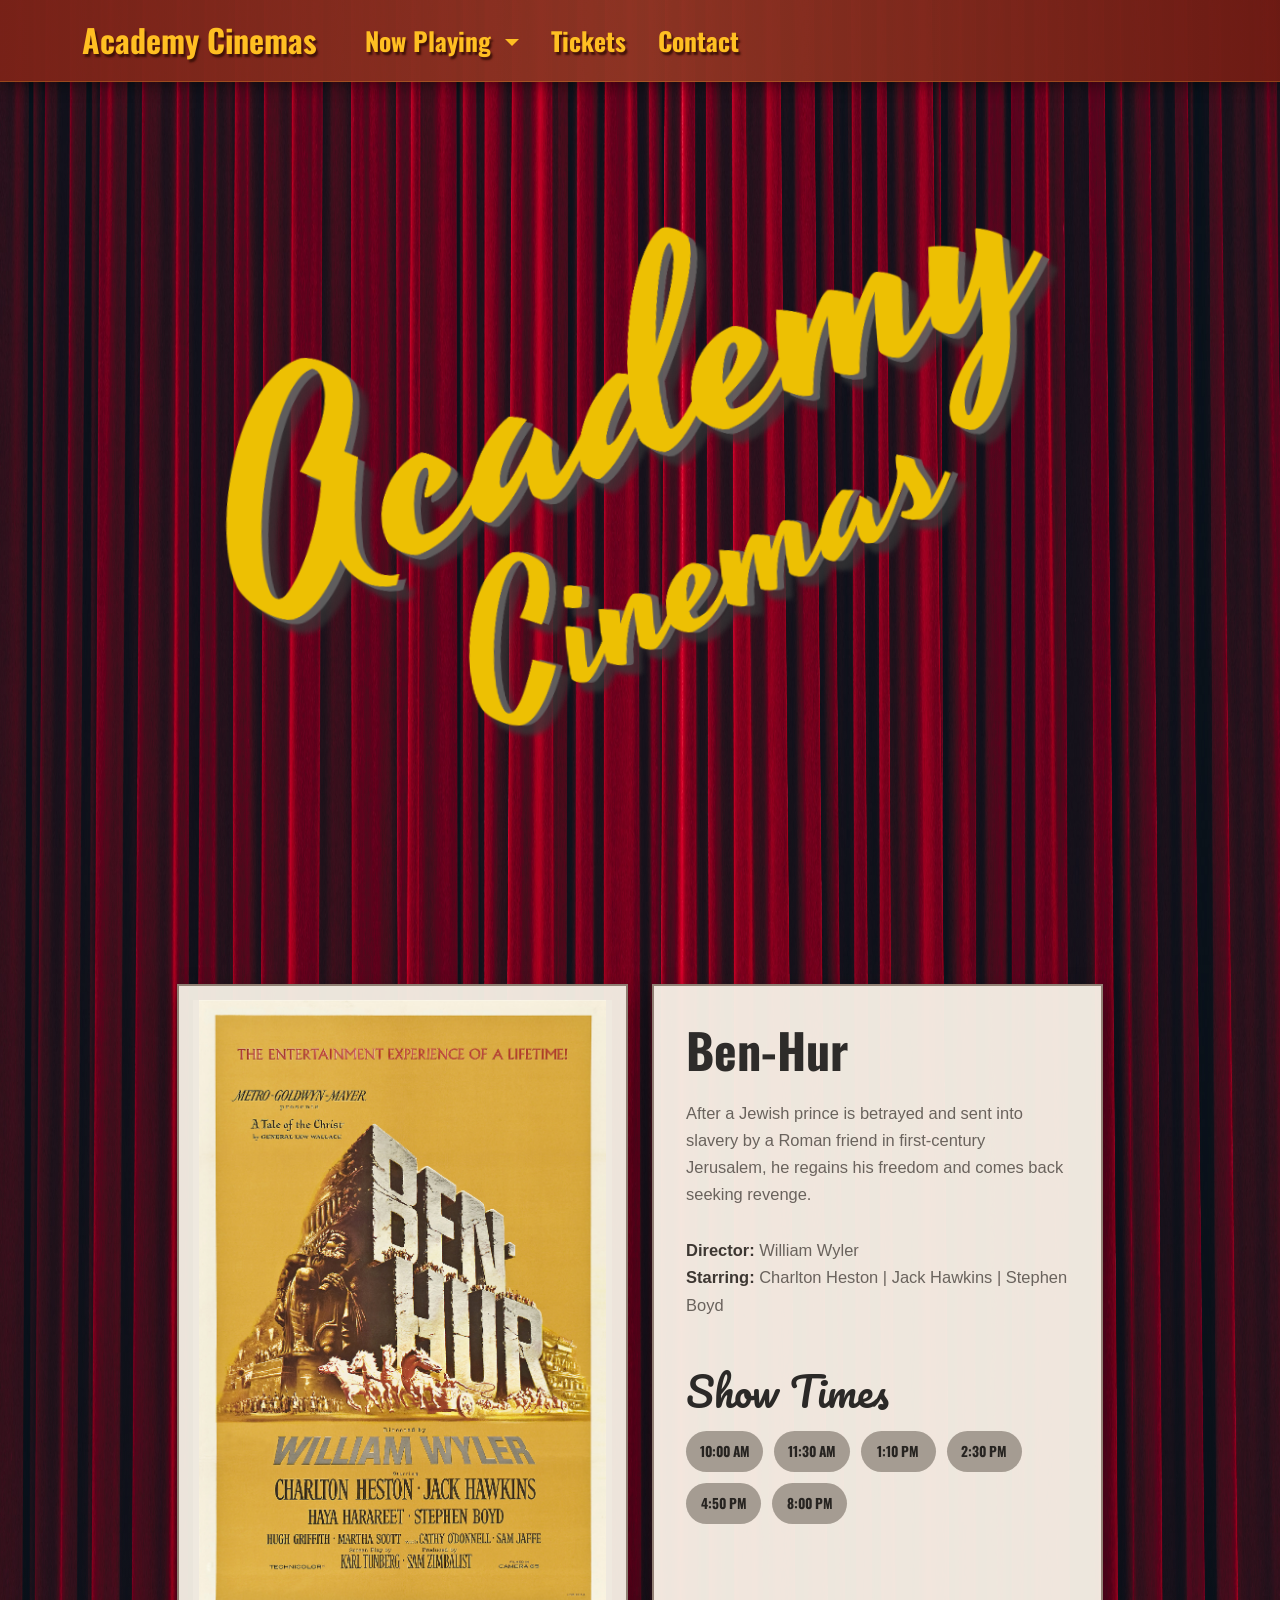
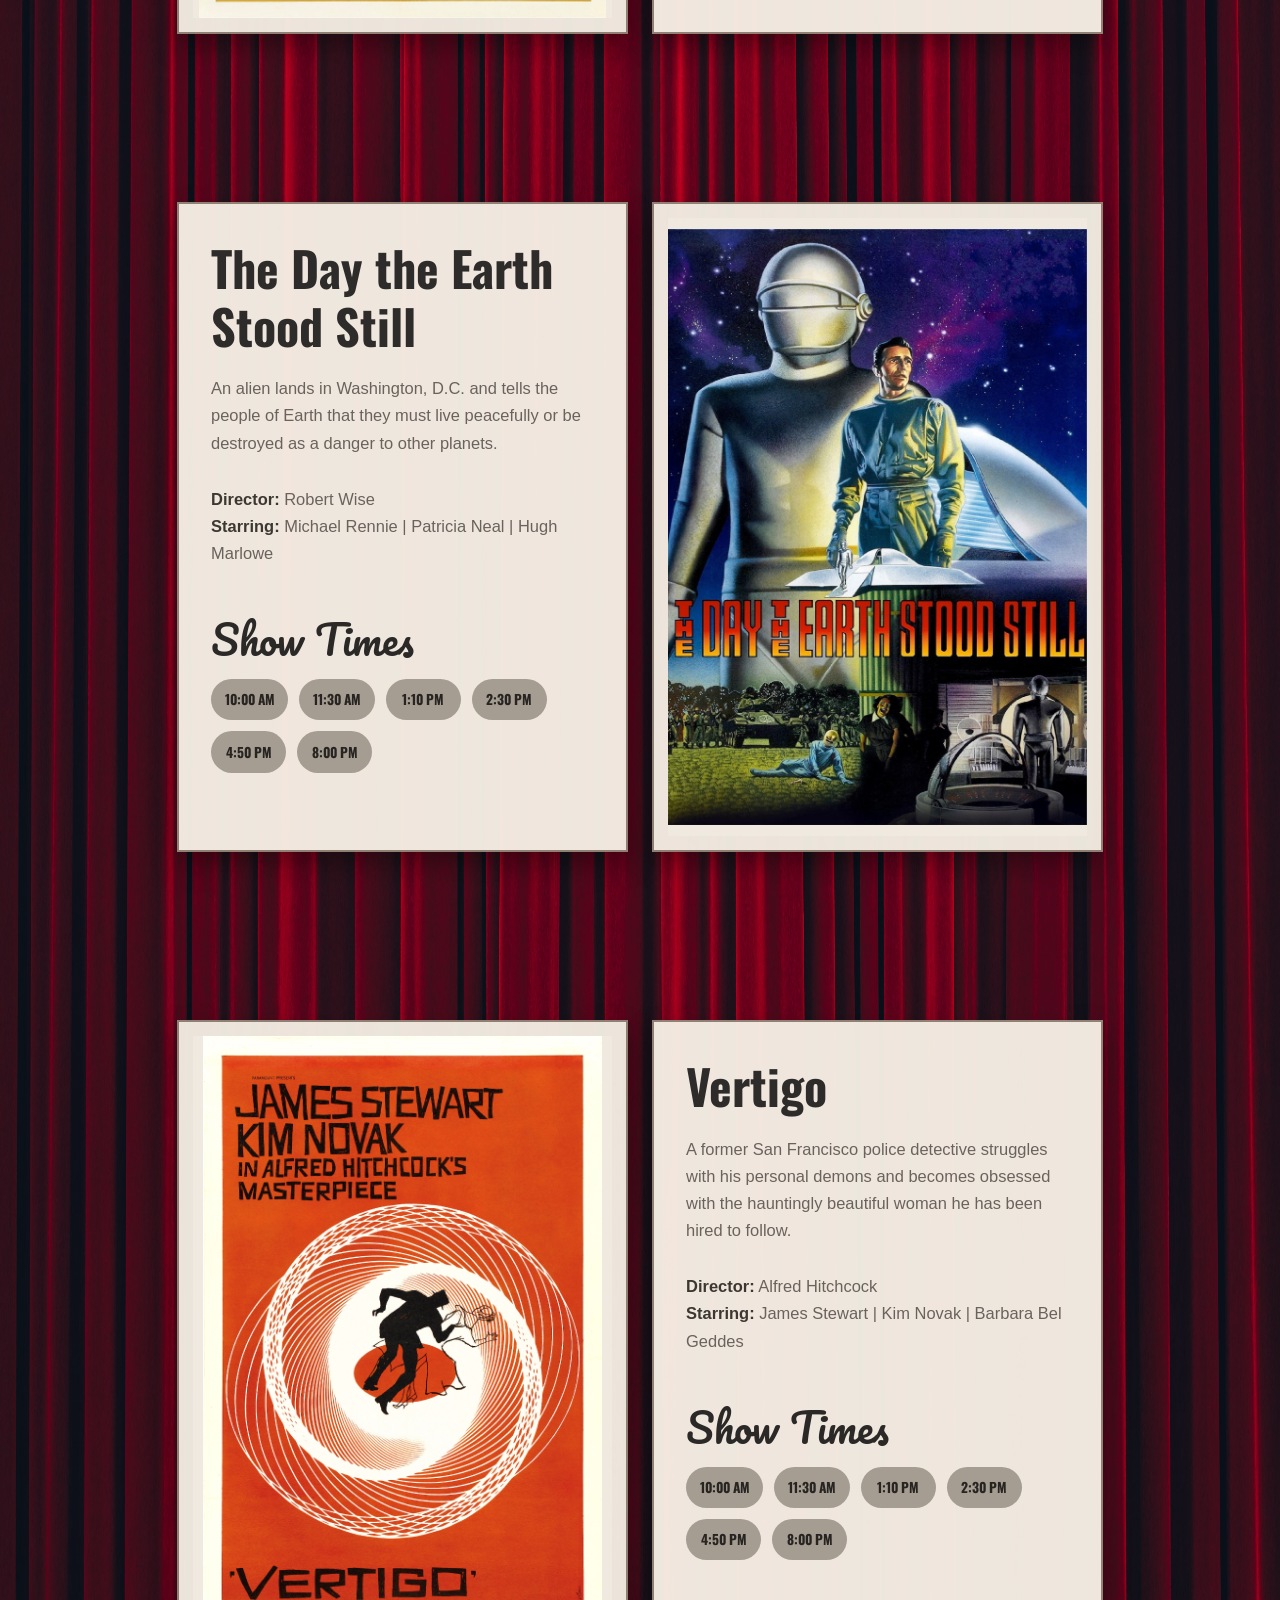
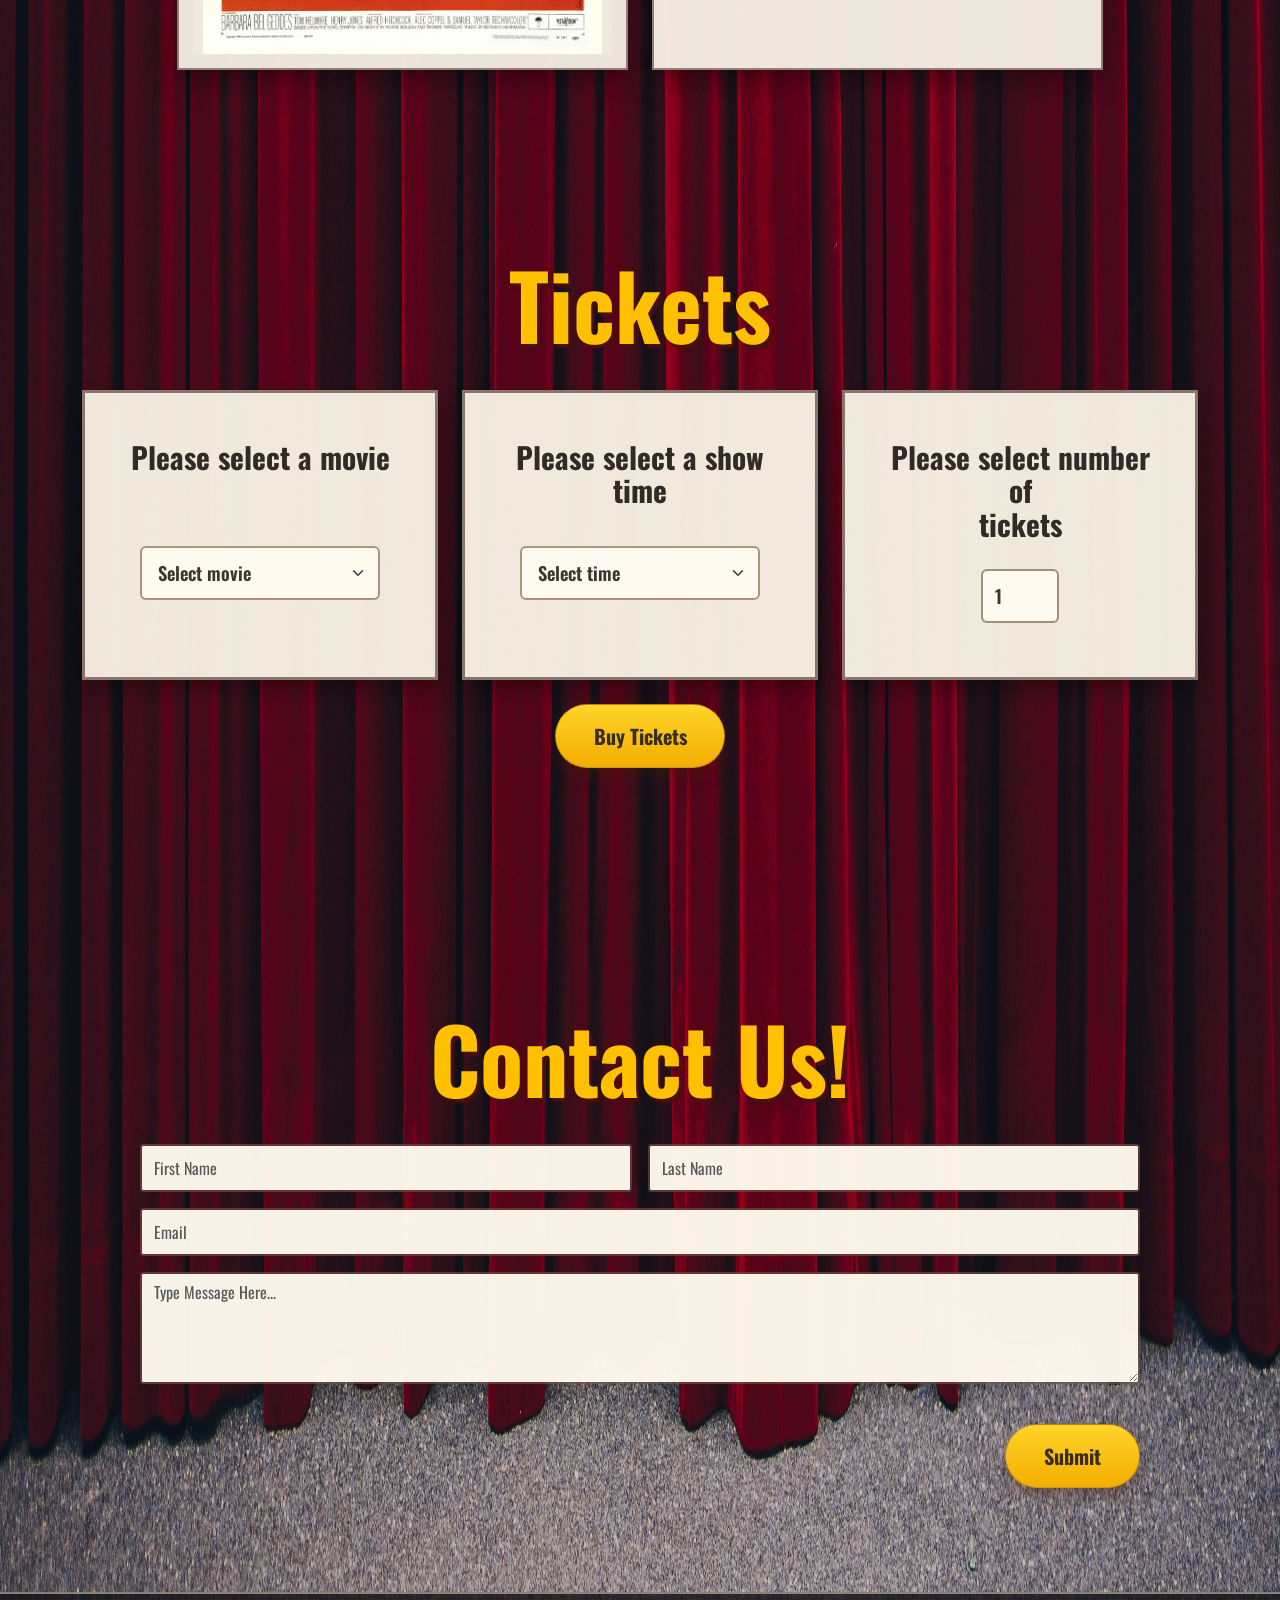
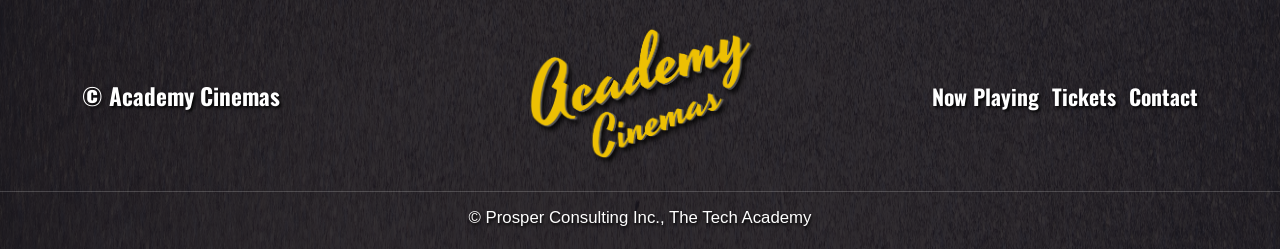
<file: Academy-Cinemas/index.html>
<!DOCTYPE html>
<html lang="en">

<head>
    <meta charset="UTF-8">

    <meta
        name="viewport"
        content="width=device-width, initial-scale=1.0"
    >

    <title>Academy Cinemas</title>

    <!-- Bootstrap 5.3.8 CSS -->
    <link
        href="https://cdn.jsdelivr.net/npm/bootstrap@5.3.8/dist/css/bootstrap.min.css"
        rel="stylesheet"
    >

    <!-- Google Fonts -->
    <link rel="preconnect" href="https://fonts.googleapis.com">

    <link
        rel="preconnect"
        href="https://fonts.gstatic.com"
        crossorigin
    >

    <link
        href="https://fonts.googleapis.com/css2?family=Oswald:wght@400;500;600;700&family=Pacifico&display=swap"
        rel="stylesheet"
    >

    <!-- Custom CSS -->
    <link
        rel="stylesheet"
        href="css/custom.css"
    >
</head>

<body>

    <!-- =====================================================
         BOOTSTRAP NAVIGATION BAR
    ====================================================== -->

    <nav class="navbar navbar-expand-lg navbar-dark cinema-navbar">

        <div class="container">

            <!-- Website Name -->
            <a
                class="navbar-brand"
                href="#home"
            >
                Academy Cinemas
            </a>

            <!-- Mobile Menu Button -->
            <button
                class="navbar-toggler"
                type="button"
                data-bs-toggle="collapse"
                data-bs-target="#academyNavbar"
                aria-controls="academyNavbar"
                aria-expanded="false"
                aria-label="Toggle navigation"
            >
                <span class="navbar-toggler-icon"></span>
            </button>

            <!-- Collapsible Navigation -->
            <div
                class="collapse navbar-collapse"
                id="academyNavbar"
            >

                <ul class="navbar-nav me-auto mb-2 mb-lg-0">

                    <!-- Now Playing Dropdown -->
                    <li class="nav-item dropdown">

                        <a
                            class="nav-link dropdown-toggle"
                            href="#ben-hur"
                            id="nowPlayingDropdown"
                            role="button"
                            data-bs-toggle="dropdown"
                            aria-expanded="false"
                        >
                            Now Playing
                        </a>

                        <ul
                            class="dropdown-menu cinema-dropdown"
                            aria-labelledby="nowPlayingDropdown"
                        >

                            <li>
                                <a
                                    class="dropdown-item"
                                    href="#ben-hur"
                                >
                                    Ben-Hur
                                </a>
                            </li>

                            <li>
                                <a
                                    class="dropdown-item"
                                    href="#earth"
                                >
                                    The Day the Earth Stood Still
                                </a>
                            </li>

                            <li>
                                <a
                                    class="dropdown-item"
                                    href="#vertigo"
                                >
                                    Vertigo
                                </a>
                            </li>

                        </ul>

                    </li>

                    <!-- Tickets -->
                    <li class="nav-item">

                        <a
                            class="nav-link"
                            href="#tickets"
                        >
                            Tickets
                        </a>

                    </li>

                    <!-- Contact -->
                    <li class="nav-item">

                        <a
                            class="nav-link"
                            href="#contact"
                        >
                            Contact
                        </a>

                    </li>

                </ul>

            </div>

        </div>

    </nav>


    <!-- =====================================================
         FIRST PAGE / HOME
    ====================================================== -->

    <header
        id="home"
        class="hero-section page-section"
    >

        <div class="container-fluid">

            <div class="hero-row">

                <img
                    src="images/logo.png"
                    alt="Academy Cinemas"
                    class="academy-logo"
                >

            </div>

        </div>

    </header>


    <!-- =====================================================
         MAIN CONTENT
    ====================================================== -->

    <main>

        <!-- =================================================
             MOVIE 1: BEN-HUR
        ================================================== -->

        <section
            id="ben-hur"
            class="movie-section page-section"
        >

            <div class="container">

                <div class="row justify-content-center align-items-stretch g-4">

                    <!-- Poster -->
                    <div class="col-md-6 col-lg-5">

                        <div class="movie-poster-panel">

                            <img
                                src="images/ben-hur.jpg"
                                alt="Ben-Hur movie poster"
                                class="movie-poster"
                            >

                        </div>

                    </div>

                    <!-- Movie Information -->
                    <div class="col-md-6 col-lg-5">

                        <article class="movie-info-panel">

                            <h2>
                                Ben-Hur
                            </h2>

                            <p>
                                After a Jewish prince is betrayed and sent into
                                slavery by a Roman friend in first-century
                                Jerusalem, he regains his freedom and comes back
                                seeking revenge.
                            </p>

                            <p class="movie-credits">

                                <strong>Director:</strong>
                                William Wyler

                                <br>

                                <strong>Starring:</strong>
                                Charlton Heston | Jack Hawkins | Stephen Boyd

                            </p>

                            <h3 class="show-times-heading">
                                Show Times
                            </h3>

                            <div class="show-times">

                                <button type="button" class="show-time">
                                    10:00 AM
                                </button>

                                <button type="button" class="show-time">
                                    11:30 AM
                                </button>

                                <button type="button" class="show-time">
                                    1:10 PM
                                </button>

                                <button type="button" class="show-time">
                                    2:30 PM
                                </button>

                                <button type="button" class="show-time">
                                    4:50 PM
                                </button>

                                <button type="button" class="show-time">
                                    8:00 PM
                                </button>

                            </div>

                        </article>

                    </div>

                </div>

            </div>

        </section>


        <!-- =================================================
             MOVIE 2: THE DAY THE EARTH STOOD STILL
        ================================================== -->

        <section
            id="earth"
            class="movie-section page-section"
        >

            <div class="container">

                <div class="row justify-content-center align-items-stretch g-4">

                    <!-- Information -->
                    <div class="col-md-6 col-lg-5 order-2 order-md-1">

                        <article class="movie-info-panel">

                            <h2>
                                The Day the Earth Stood Still
                            </h2>

                            <p>
                                An alien lands in Washington, D.C. and tells the
                                people of Earth that they must live peacefully
                                or be destroyed as a danger to other planets.
                            </p>

                            <p class="movie-credits">

                                <strong>Director:</strong>
                                Robert Wise

                                <br>

                                <strong>Starring:</strong>
                                Michael Rennie | Patricia Neal | Hugh Marlowe

                            </p>

                            <h3 class="show-times-heading">
                                Show Times
                            </h3>

                            <div class="show-times">

                                <button type="button" class="show-time">
                                    10:00 AM
                                </button>

                                <button type="button" class="show-time">
                                    11:30 AM
                                </button>

                                <button type="button" class="show-time">
                                    1:10 PM
                                </button>

                                <button type="button" class="show-time">
                                    2:30 PM
                                </button>

                                <button type="button" class="show-time">
                                    4:50 PM
                                </button>

                                <button type="button" class="show-time">
                                    8:00 PM
                                </button>

                            </div>

                        </article>

                    </div>

                    <!-- Poster -->
                    <div class="col-md-6 col-lg-5 order-1 order-md-2">

                        <div class="movie-poster-panel">

                            <img
                                src="images/earth-stood-still.jpg"
                                alt="The Day the Earth Stood Still movie poster"
                                class="movie-poster"
                            >

                        </div>

                    </div>

                </div>

            </div>

        </section>


        <!-- =================================================
             MOVIE 3: VERTIGO
        ================================================== -->

        <section
            id="vertigo"
            class="movie-section page-section"
        >

            <div class="container">

                <div class="row justify-content-center align-items-stretch g-4">

                    <!-- Poster -->
                    <div class="col-md-6 col-lg-5">

                        <div class="movie-poster-panel">

                            <img
                                src="images/vertigo.jpg"
                                alt="Vertigo movie poster"
                                class="movie-poster"
                            >

                        </div>

                    </div>

                    <!-- Movie Information -->
                    <div class="col-md-6 col-lg-5">

                        <article class="movie-info-panel">

                            <h2>
                                Vertigo
                            </h2>

                            <p>
                                A former San Francisco police detective struggles
                                with his personal demons and becomes obsessed
                                with the hauntingly beautiful woman he has been
                                hired to follow.
                            </p>

                            <p class="movie-credits">

                                <strong>Director:</strong>
                                Alfred Hitchcock

                                <br>

                                <strong>Starring:</strong>
                                James Stewart | Kim Novak | Barbara Bel Geddes

                            </p>

                            <h3 class="show-times-heading">
                                Show Times
                            </h3>

                            <div class="show-times">

                                <button type="button" class="show-time">
                                    10:00 AM
                                </button>

                                <button type="button" class="show-time">
                                    11:30 AM
                                </button>

                                <button type="button" class="show-time">
                                    1:10 PM
                                </button>

                                <button type="button" class="show-time">
                                    2:30 PM
                                </button>

                                <button type="button" class="show-time">
                                    4:50 PM
                                </button>

                                <button type="button" class="show-time">
                                    8:00 PM
                                </button>

                            </div>

                        </article>

                    </div>

                </div>

            </div>

        </section>


        <!-- =================================================
             TICKETS
        ================================================== -->

        <section
            id="tickets"
            class="tickets-section page-section"
        >

            <div class="container">

                <h2 class="section-title">
                    Tickets
                </h2>

                <form class="ticket-form">

                    <div class="row justify-content-center g-4">

                        <!-- Select Movie -->
                        <div class="col-md-4">

                            <div class="ticket-card">

                                <label
                                    for="ticketMovie"
                                    class="ticket-label"
                                >
                                    Please select a movie
                                </label>

                                <select
                                    id="ticketMovie"
                                    class="form-select ticket-select"
                                    required
                                >

                                    <option
                                        value=""
                                        selected
                                        disabled
                                    >
                                        Select movie
                                    </option>

                                    <option value="Ben-Hur">
                                        Ben-Hur
                                    </option>

                                    <option value="The Day the Earth Stood Still">
                                        The Day the Earth Stood Still
                                    </option>

                                    <option value="Vertigo">
                                        Vertigo
                                    </option>

                                </select>

                            </div>

                        </div>

                        <!-- Select Showtime -->
                        <div class="col-md-4">

                            <div class="ticket-card">

                                <label
                                    for="ticketTime"
                                    class="ticket-label"
                                >
                                    Please select a show
                                    <br>
                                    time
                                </label>

                                <select
                                    id="ticketTime"
                                    class="form-select ticket-select"
                                    required
                                >

                                    <option
                                        value=""
                                        selected
                                        disabled
                                    >
                                        Select time
                                    </option>

                                    <option value="10:00 AM">
                                        10:00 AM
                                    </option>

                                    <option value="11:30 AM">
                                        11:30 AM
                                    </option>

                                    <option value="1:10 PM">
                                        1:10 PM
                                    </option>

                                    <option value="2:30 PM">
                                        2:30 PM
                                    </option>

                                    <option value="4:50 PM">
                                        4:50 PM
                                    </option>

                                    <option value="8:00 PM">
                                        8:00 PM
                                    </option>

                                </select>

                            </div>

                        </div>

                        <!-- Ticket Quantity -->
                        <div class="col-md-4">

                            <div class="ticket-card">

                                <label
                                    for="ticketQuantity"
                                    class="ticket-label"
                                >
                                    Please select number of
                                    <br>
                                    tickets
                                </label>

                                <input
                                    id="ticketQuantity"
                                    class="form-control ticket-number"
                                    type="number"
                                    value="1"
                                    min="1"
                                    max="10"
                                    required
                                >

                            </div>

                        </div>

                    </div>

                    <div class="text-center">

                        <button
                            type="submit"
                            class="buy-ticket-button"
                        >
                            Buy Tickets
                        </button>

                    </div>

                </form>

            </div>

        </section>


        <!-- =================================================
             CONTACT
        ================================================== -->

        <section
            id="contact"
            class="contact-section page-section"
        >

            <div class="container">

                <h2 class="section-title">
                    Contact Us!
                </h2>

                <form class="contact-form">

                    <div class="row g-3">

                        <!-- First Name -->
                        <div class="col-md-6">

                            <label
                                for="firstName"
                                class="visually-hidden"
                            >
                                First Name
                            </label>

                            <input
                                id="firstName"
                                class="form-control"
                                type="text"
                                placeholder="First Name"
                                required
                            >

                        </div>

                        <!-- Last Name -->
                        <div class="col-md-6">

                            <label
                                for="lastName"
                                class="visually-hidden"
                            >
                                Last Name
                            </label>

                            <input
                                id="lastName"
                                class="form-control"
                                type="text"
                                placeholder="Last Name"
                                required
                            >

                        </div>

                        <!-- Email -->
                        <div class="col-12">

                            <label
                                for="email"
                                class="visually-hidden"
                            >
                                Email
                            </label>

                            <input
                                id="email"
                                class="form-control"
                                type="email"
                                placeholder="Email"
                                required
                            >

                        </div>

                        <!-- Message -->
                        <div class="col-12">

                            <label
                                for="message"
                                class="visually-hidden"
                            >
                                Message
                            </label>

                            <textarea
                                id="message"
                                class="form-control"
                                rows="4"
                                placeholder="Type Message Here..."
                                required
                            ></textarea>

                        </div>

                        <!-- Submit Button -->
                        <div class="col-12 text-end">

                            <button
                                type="submit"
                                class="contact-submit-button"
                            >
                                Submit
                            </button>

                        </div>

                    </div>

                </form>

            </div>

        </section>

    </main>


    <!-- =====================================================
         FOOTER
    ====================================================== -->

    <footer class="main-footer">

        <div class="container">

            <div class="row align-items-center footer-row g-4">

                <!-- Copyright -->
                <div class="col-md-4 text-center text-md-start">

                    <p class="footer-copyright">
                        &copy; Academy Cinemas
                    </p>

                </div>

                <!-- Footer Logo -->
                <div class="col-md-4 text-center">

                    <a
                        href="#home"
                        class="footer-logo-link"
                        aria-label="Return to Academy Cinemas home"
                    >

                        <img
                            src="images/logo.png"
                            alt="Academy Cinemas"
                            class="footer-logo"
                        >

                    </a>

                </div>

                <!-- Footer Navigation -->
                <div class="col-md-4">

                    <nav
                        class="footer-navigation"
                        aria-label="Footer navigation"
                    >

                        <a href="#ben-hur">
                            Now Playing
                        </a>

                        <a href="#tickets">
                            Tickets
                        </a>

                        <a href="#contact">
                            Contact
                        </a>

                    </nav>

                </div>

            </div>

        </div>

        <!-- Appears only once at the bottom -->
        <div class="footer-bottom-text">
            &copy; Prosper Consulting Inc., The Tech Academy
        </div>

    </footer>


    <!-- Bootstrap 5.3.8 JavaScript Bundle -->
    <script
        src="https://cdn.jsdelivr.net/npm/bootstrap@5.3.8/dist/js/bootstrap.bundle.min.js"
    ></script>

</body>

</html>
</file>
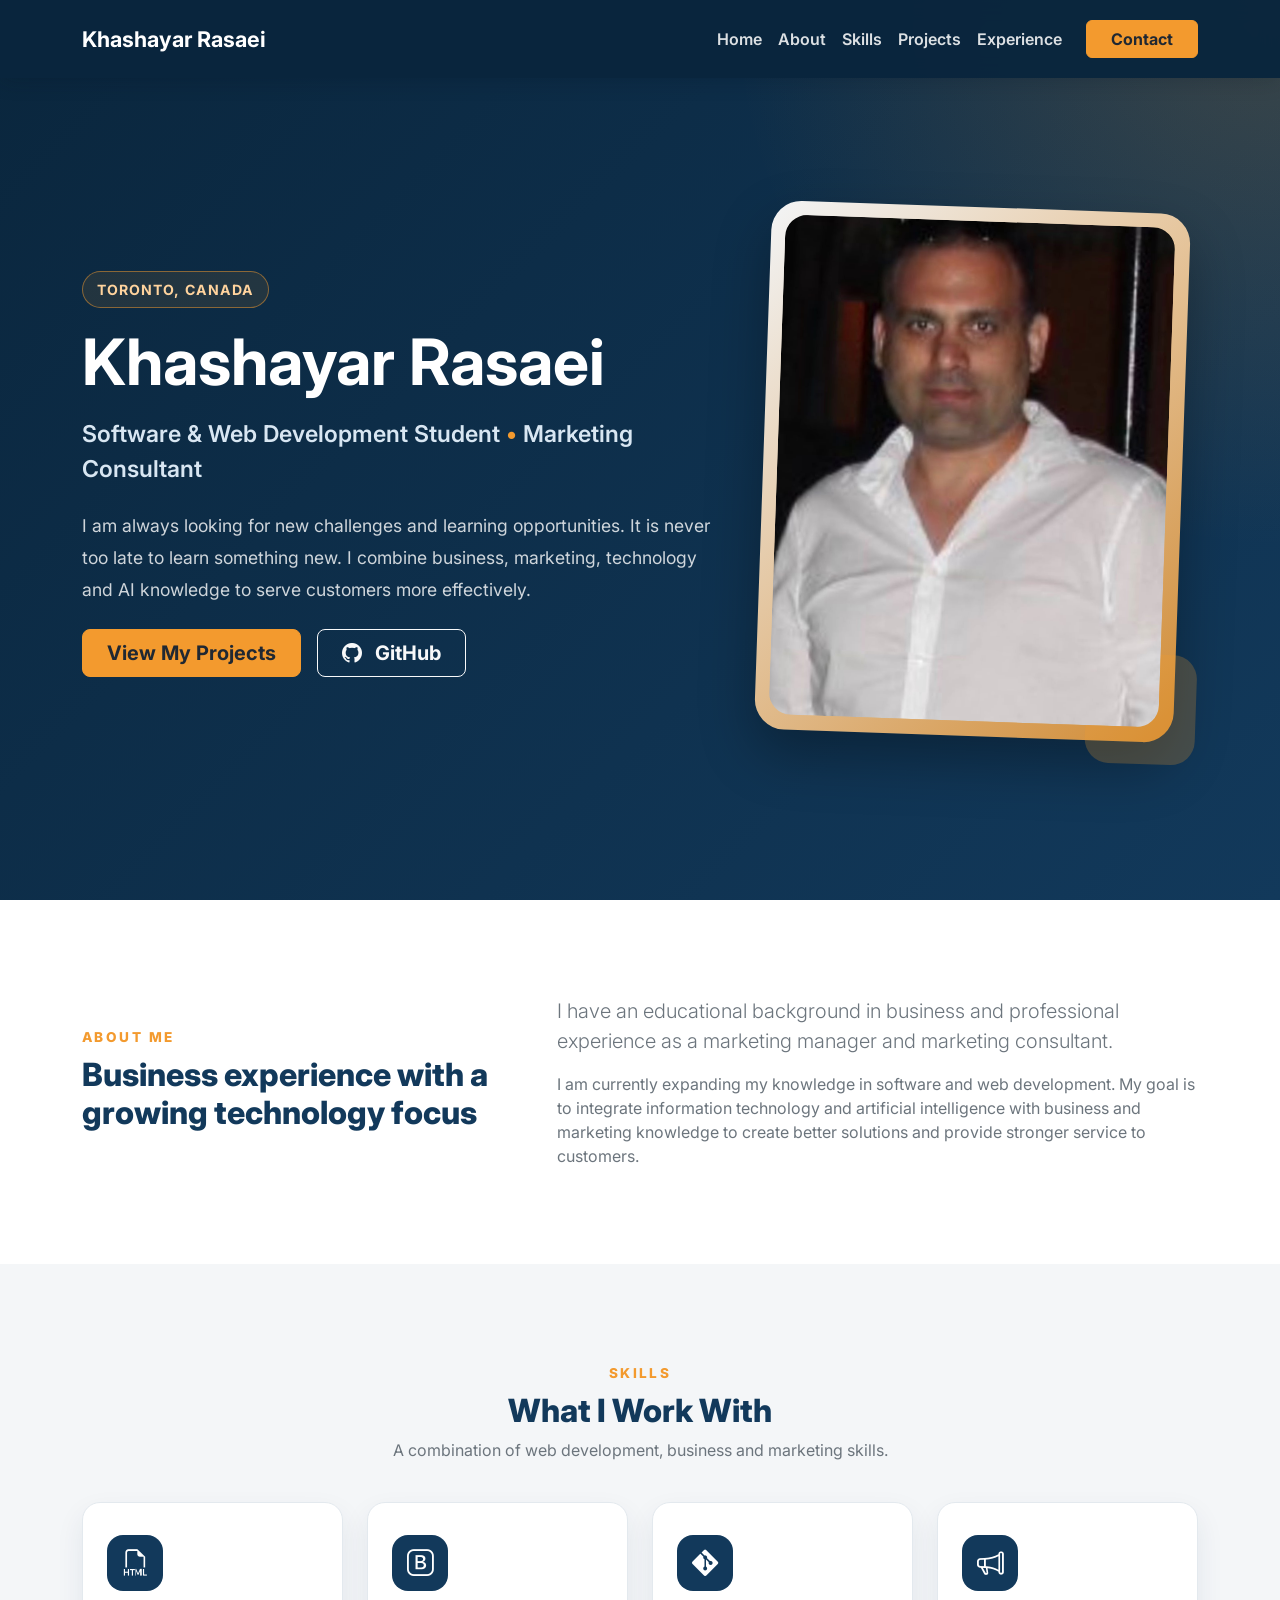
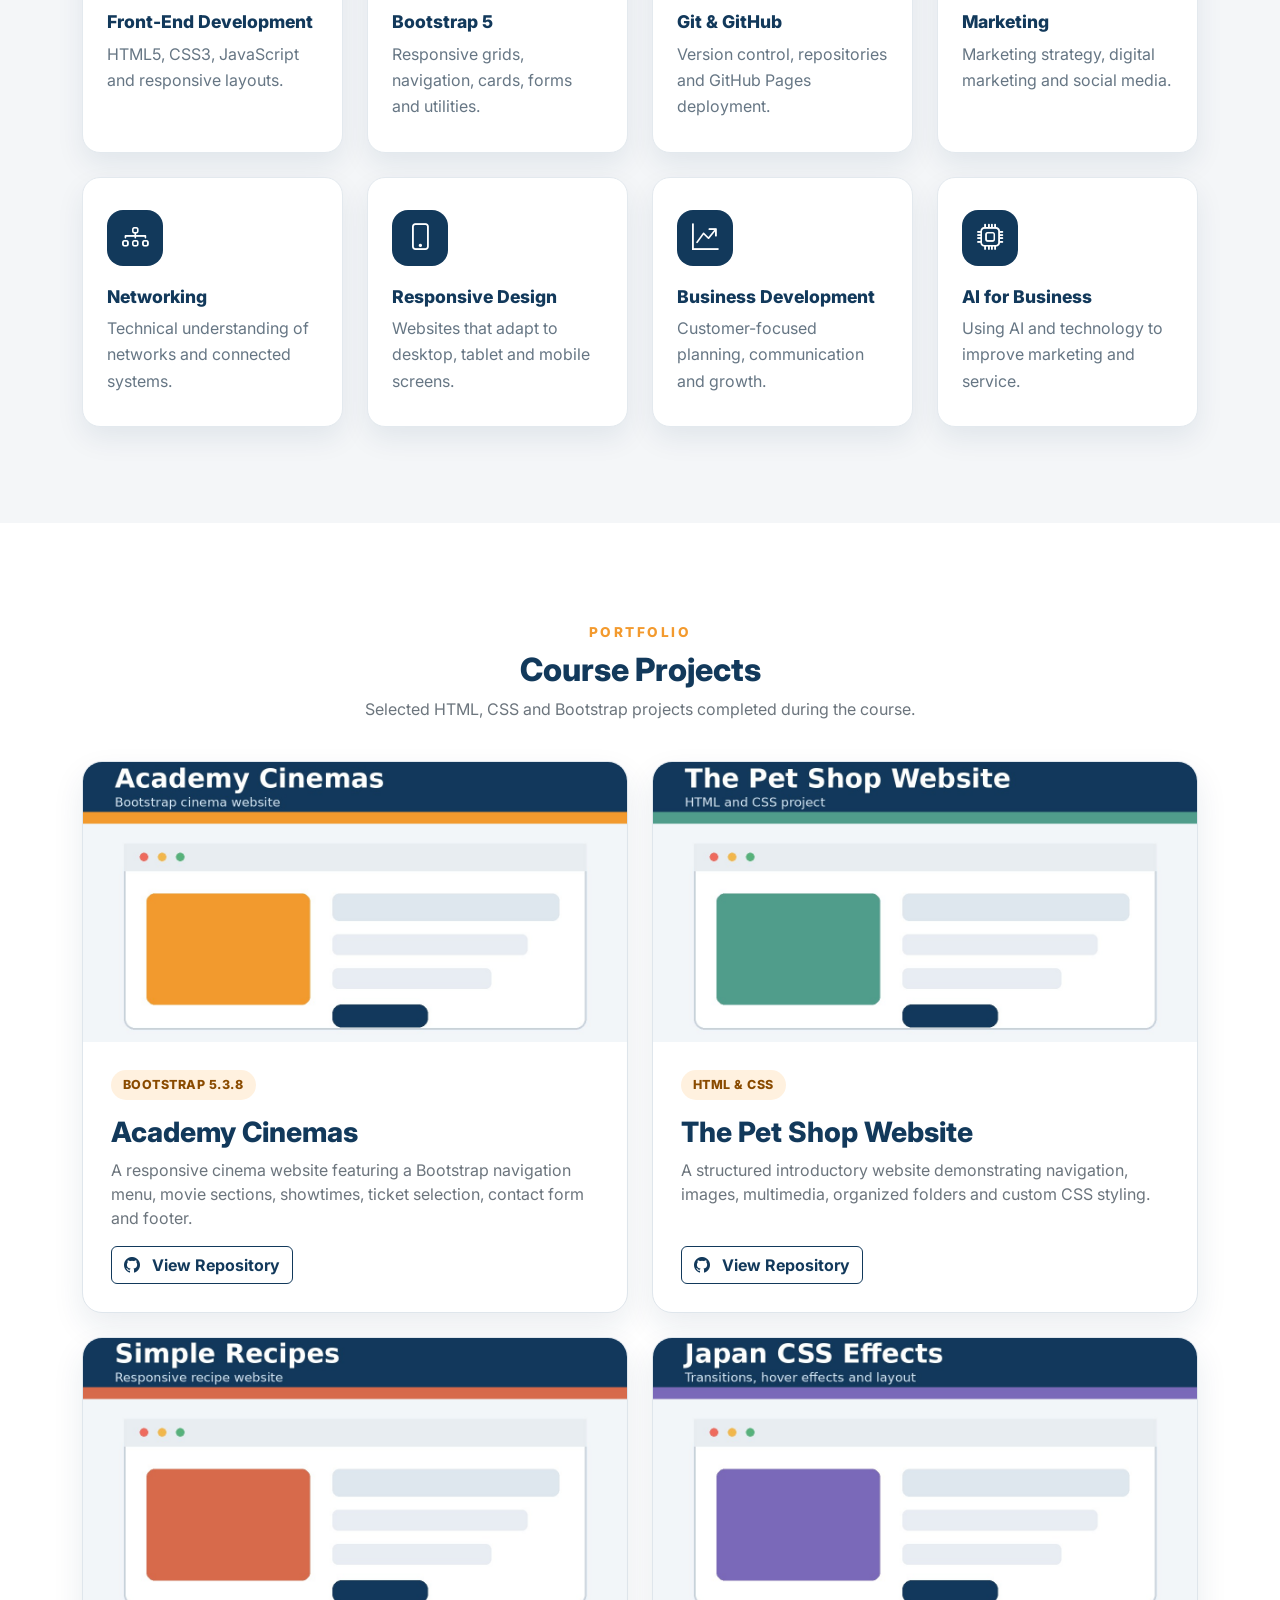
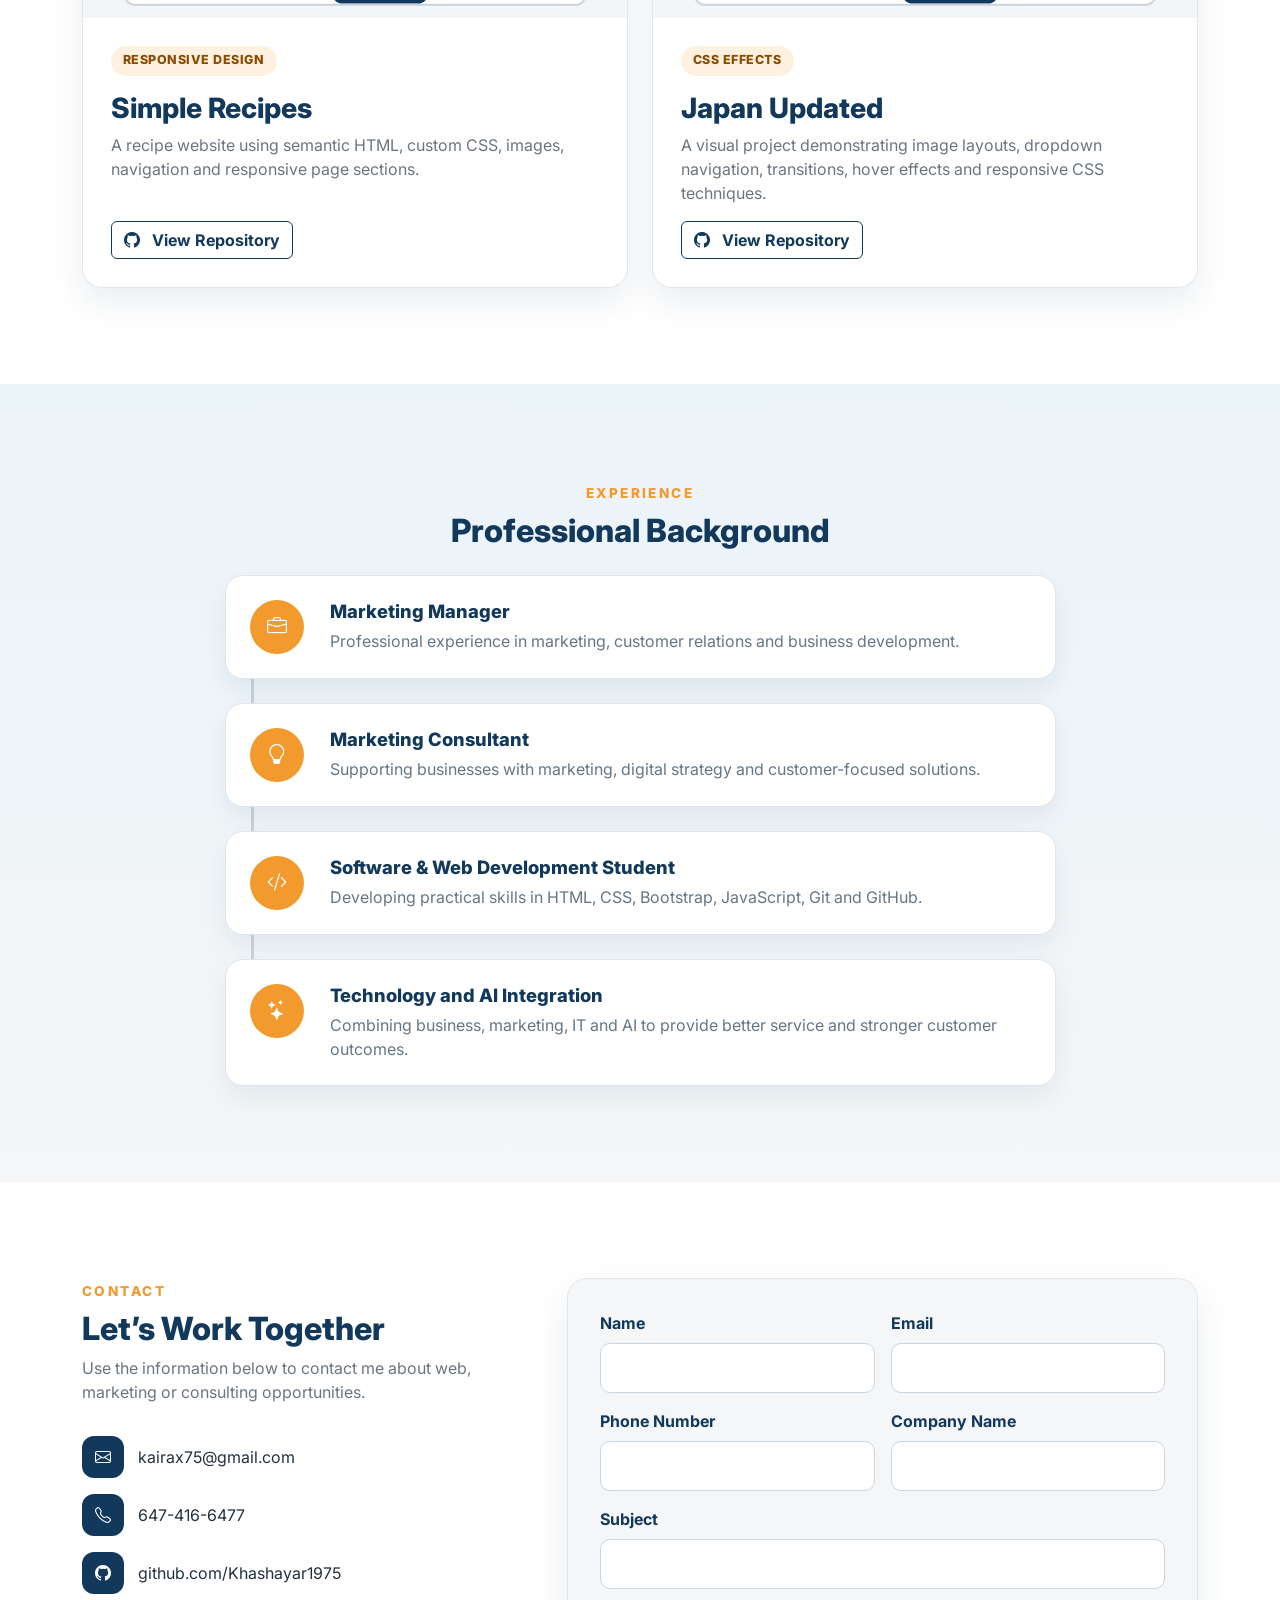
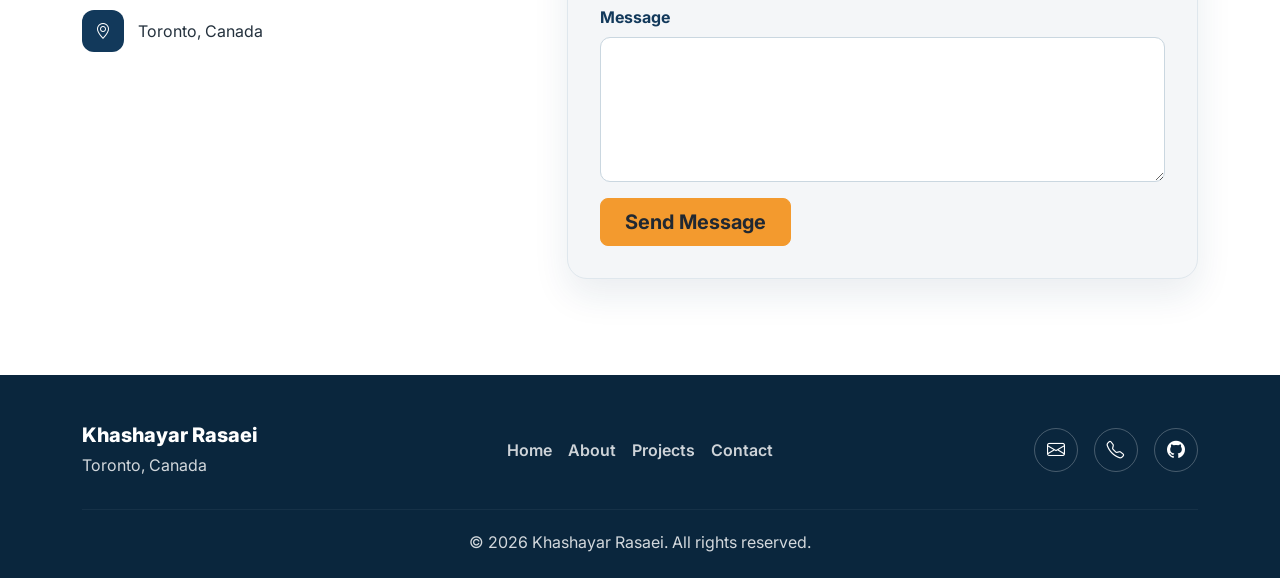
<file: Khashayar-Portfolio/index.html>
<!DOCTYPE html>
<html lang="en">
<head>
    <meta charset="UTF-8">
    <meta name="viewport" content="width=device-width, initial-scale=1.0">

    <meta
        name="description"
        content="Portfolio website of Khashayar Rasaei, a software and web development student and marketing consultant in Toronto, Canada."
    >

    <title>Khashayar Rasaei | Portfolio</title>

    <!-- Bootstrap 5.3.8 -->
    <link
        href="https://cdn.jsdelivr.net/npm/bootstrap@5.3.8/dist/css/bootstrap.min.css"
        rel="stylesheet"
    >

    <!-- Bootstrap Icons -->
    <link
        rel="stylesheet"
        href="https://cdn.jsdelivr.net/npm/bootstrap-icons@1.13.1/font/bootstrap-icons.min.css"
    >

    <!-- Google Font -->
    <link rel="preconnect" href="https://fonts.googleapis.com">
    <link rel="preconnect" href="https://fonts.gstatic.com" crossorigin>
    <link
        href="https://fonts.googleapis.com/css2?family=Inter:wght@400;500;600;700;800&display=swap"
        rel="stylesheet"
    >

    <link rel="stylesheet" href="css/style.css">
</head>

<body>

    <!-- NAVIGATION -->
    <nav class="navbar navbar-expand-lg navbar-dark fixed-top portfolio-navbar">
        <div class="container">
            <a class="navbar-brand fw-bold" href="#home">
                Khashayar Rasaei
            </a>

            <button
                class="navbar-toggler"
                type="button"
                data-bs-toggle="collapse"
                data-bs-target="#portfolioNavbar"
                aria-controls="portfolioNavbar"
                aria-expanded="false"
                aria-label="Toggle navigation"
            >
                <span class="navbar-toggler-icon"></span>
            </button>

            <div class="collapse navbar-collapse" id="portfolioNavbar">
                <ul class="navbar-nav ms-auto align-items-lg-center">
                    <li class="nav-item">
                        <a class="nav-link" href="#home">Home</a>
                    </li>

                    <li class="nav-item">
                        <a class="nav-link" href="#about">About</a>
                    </li>

                    <li class="nav-item">
                        <a class="nav-link" href="#skills">Skills</a>
                    </li>

                    <li class="nav-item">
                        <a class="nav-link" href="#projects">Projects</a>
                    </li>

                    <li class="nav-item">
                        <a class="nav-link" href="#experience">Experience</a>
                    </li>

                    <li class="nav-item">
                        <a class="btn btn-warning ms-lg-3 px-4" href="#contact">
                            Contact
                        </a>
                    </li>
                </ul>
            </div>
        </div>
    </nav>


    <!-- HERO -->
    <header id="home" class="hero-section">
        <div class="container">
            <div class="row align-items-center gy-5">
                <div class="col-lg-7 order-2 order-lg-1">
                    <span class="hero-kicker">Toronto, Canada</span>

                    <h1 class="display-3 fw-bold mt-3">
                        Khashayar Rasaei
                    </h1>

                    <p class="hero-title">
                        Software &amp; Web Development Student
                        <span class="hero-dot">&bull;</span>
                        Marketing Consultant
                    </p>

                    <p class="hero-intro">
                        I am always looking for new challenges and learning
                        opportunities. It is never too late to learn something
                        new. I combine business, marketing, technology and AI
                        knowledge to serve customers more effectively.
                    </p>

                    <div class="d-flex flex-wrap gap-3 mt-4">
                        <a class="btn btn-warning btn-lg px-4" href="#projects">
                            View My Projects
                        </a>

                        <a
                            class="btn btn-outline-light btn-lg px-4"
                            href="https://github.com/Khashayar1975"
                            target="_blank"
                            rel="noopener noreferrer"
                        >
                            <i class="bi bi-github me-2"></i>
                            GitHub
                        </a>
                    </div>
                </div>

                <div class="col-lg-5 text-center order-1 order-lg-2">
                    <div class="profile-frame">
                        <img
                            src="images/profile.jpg"
                            alt="Portrait of Khashayar Rasaei"
                            class="profile-image"
                        >
                    </div>
                </div>
            </div>
        </div>
    </header>


    <!-- ABOUT -->
    <section id="about" class="section-padding bg-white">
        <div class="container">
            <div class="row align-items-center gy-4">
                <div class="col-lg-5">
                    <span class="section-label">About Me</span>

                    <h2 class="section-title mt-2">
                        Business experience with a growing technology focus
                    </h2>
                </div>

                <div class="col-lg-7">
                    <p class="lead text-secondary">
                        I have an educational background in business and
                        professional experience as a marketing manager and
                        marketing consultant.
                    </p>

                    <p class="text-secondary mb-0">
                        I am currently expanding my knowledge in software and
                        web development. My goal is to integrate information
                        technology and artificial intelligence with business
                        and marketing knowledge to create better solutions and
                        provide stronger service to customers.
                    </p>
                </div>
            </div>
        </div>
    </section>


    <!-- SKILLS -->
    <section id="skills" class="section-padding skills-section">
        <div class="container">
            <div class="text-center section-heading">
                <span class="section-label">Skills</span>
                <h2 class="section-title mt-2">What I Work With</h2>
                <p class="text-secondary">
                    A combination of web development, business and marketing skills.
                </p>
            </div>

            <div class="row g-4 mt-2">
                <div class="col-sm-6 col-lg-3">
                    <div class="skill-card h-100">
                        <i class="bi bi-filetype-html skill-icon"></i>
                        <h3>Front-End Development</h3>
                        <p>HTML5, CSS3, JavaScript and responsive layouts.</p>
                    </div>
                </div>

                <div class="col-sm-6 col-lg-3">
                    <div class="skill-card h-100">
                        <i class="bi bi-bootstrap skill-icon"></i>
                        <h3>Bootstrap 5</h3>
                        <p>Responsive grids, navigation, cards, forms and utilities.</p>
                    </div>
                </div>

                <div class="col-sm-6 col-lg-3">
                    <div class="skill-card h-100">
                        <i class="bi bi-git skill-icon"></i>
                        <h3>Git &amp; GitHub</h3>
                        <p>Version control, repositories and GitHub Pages deployment.</p>
                    </div>
                </div>

                <div class="col-sm-6 col-lg-3">
                    <div class="skill-card h-100">
                        <i class="bi bi-megaphone skill-icon"></i>
                        <h3>Marketing</h3>
                        <p>Marketing strategy, digital marketing and social media.</p>
                    </div>
                </div>

                <div class="col-sm-6 col-lg-3">
                    <div class="skill-card h-100">
                        <i class="bi bi-diagram-3 skill-icon"></i>
                        <h3>Networking</h3>
                        <p>Technical understanding of networks and connected systems.</p>
                    </div>
                </div>

                <div class="col-sm-6 col-lg-3">
                    <div class="skill-card h-100">
                        <i class="bi bi-phone skill-icon"></i>
                        <h3>Responsive Design</h3>
                        <p>Websites that adapt to desktop, tablet and mobile screens.</p>
                    </div>
                </div>

                <div class="col-sm-6 col-lg-3">
                    <div class="skill-card h-100">
                        <i class="bi bi-graph-up-arrow skill-icon"></i>
                        <h3>Business Development</h3>
                        <p>Customer-focused planning, communication and growth.</p>
                    </div>
                </div>

                <div class="col-sm-6 col-lg-3">
                    <div class="skill-card h-100">
                        <i class="bi bi-cpu skill-icon"></i>
                        <h3>AI for Business</h3>
                        <p>Using AI and technology to improve marketing and service.</p>
                    </div>
                </div>
            </div>
        </div>
    </section>


    <!-- PROJECTS -->
    <section id="projects" class="section-padding bg-white">
        <div class="container">
            <div class="text-center section-heading">
                <span class="section-label">Portfolio</span>
                <h2 class="section-title mt-2">Course Projects</h2>
                <p class="text-secondary">
                    Selected HTML, CSS and Bootstrap projects completed during the course.
                </p>
            </div>

            <div class="row g-4 mt-2">

                <!-- Academy Cinemas -->
                <div class="col-md-6">
                    <article class="card project-card h-100">
                        <img
                            src="images/academy-cinemas.jpg"
                            class="card-img-top project-image"
                            alt="Academy Cinemas project preview"
                        >

                        <div class="card-body d-flex flex-column">
                            <span class="project-tag">Bootstrap 5.3.8</span>
                            <h3 class="card-title mt-3">Academy Cinemas</h3>

                            <p class="card-text text-secondary">
                                A responsive cinema website featuring a Bootstrap
                                navigation menu, movie sections, showtimes, ticket
                                selection, contact form and footer.
                            </p>

                            <a
                                class="btn btn-outline-primary mt-auto align-self-start"
                                href="https://github.com/Khashayar1975/HTML-and-CSS-Projects/tree/main/Academy-Cinemas"
                                target="_blank"
                                rel="noopener noreferrer"
                            >
                                <i class="bi bi-github me-2"></i>
                                View Repository
                            </a>
                        </div>
                    </article>
                </div>

                <!-- Pet Shop -->
                <div class="col-md-6">
                    <article class="card project-card h-100">
                        <img
                            src="images/pet-shop.jpg"
                            class="card-img-top project-image"
                            alt="The Pet Shop Website project preview"
                        >

                        <div class="card-body d-flex flex-column">
                            <span class="project-tag">HTML &amp; CSS</span>
                            <h3 class="card-title mt-3">The Pet Shop Website</h3>

                            <p class="card-text text-secondary">
                                A structured introductory website demonstrating
                                navigation, images, multimedia, organized folders
                                and custom CSS styling.
                            </p>

                            <a
                                class="btn btn-outline-primary mt-auto align-self-start"
                                href="https://github.com/Khashayar1975/HTML-and-CSS-Projects/tree/main/The-Pet-Shop-Website"
                                target="_blank"
                                rel="noopener noreferrer"
                            >
                                <i class="bi bi-github me-2"></i>
                                View Repository
                            </a>
                        </div>
                    </article>
                </div>

                <!-- Simple Recipes -->
                <div class="col-md-6">
                    <article class="card project-card h-100">
                        <img
                            src="images/simple-recipes.jpg"
                            class="card-img-top project-image"
                            alt="Simple Recipes project preview"
                        >

                        <div class="card-body d-flex flex-column">
                            <span class="project-tag">Responsive Design</span>
                            <h3 class="card-title mt-3">Simple Recipes</h3>

                            <p class="card-text text-secondary">
                                A recipe website using semantic HTML, custom CSS,
                                images, navigation and responsive page sections.
                            </p>

                            <a
                                class="btn btn-outline-primary mt-auto align-self-start"
                                href="https://github.com/Khashayar1975/HTML-and-CSS-Projects/tree/main/Creating-CSS-Effects/Simple-Recipes-final"
                                target="_blank"
                                rel="noopener noreferrer"
                            >
                                <i class="bi bi-github me-2"></i>
                                View Repository
                            </a>
                        </div>
                    </article>
                </div>

                <!-- Japan Effects -->
                <div class="col-md-6">
                    <article class="card project-card h-100">
                        <img
                            src="images/japan-effects.jpg"
                            class="card-img-top project-image"
                            alt="Japan CSS effects project preview"
                        >

                        <div class="card-body d-flex flex-column">
                            <span class="project-tag">CSS Effects</span>
                            <h3 class="card-title mt-3">Japan Updated</h3>

                            <p class="card-text text-secondary">
                                A visual project demonstrating image layouts,
                                dropdown navigation, transitions, hover effects
                                and responsive CSS techniques.
                            </p>

                            <a
                                class="btn btn-outline-primary mt-auto align-self-start"
                                href="https://github.com/Khashayar1975/HTML-and-CSS-Projects/tree/main/Creating-CSS-Effects/japan-updated"
                                target="_blank"
                                rel="noopener noreferrer"
                            >
                                <i class="bi bi-github me-2"></i>
                                View Repository
                            </a>
                        </div>
                    </article>
                </div>

            </div>
        </div>
    </section>


    <!-- EXPERIENCE -->
    <section id="experience" class="section-padding experience-section">
        <div class="container">
            <div class="text-center section-heading">
                <span class="section-label">Experience</span>
                <h2 class="section-title mt-2">Professional Background</h2>
            </div>

            <div class="row justify-content-center mt-4">
                <div class="col-lg-9">
                    <div class="timeline">

                        <div class="timeline-item">
                            <span class="timeline-icon">
                                <i class="bi bi-briefcase"></i>
                            </span>

                            <div>
                                <h3>Marketing Manager</h3>
                                <p>
                                    Professional experience in marketing,
                                    customer relations and business development.
                                </p>
                            </div>
                        </div>

                        <div class="timeline-item">
                            <span class="timeline-icon">
                                <i class="bi bi-lightbulb"></i>
                            </span>

                            <div>
                                <h3>Marketing Consultant</h3>
                                <p>
                                    Supporting businesses with marketing,
                                    digital strategy and customer-focused solutions.
                                </p>
                            </div>
                        </div>

                        <div class="timeline-item">
                            <span class="timeline-icon">
                                <i class="bi bi-code-slash"></i>
                            </span>

                            <div>
                                <h3>Software &amp; Web Development Student</h3>
                                <p>
                                    Developing practical skills in HTML, CSS,
                                    Bootstrap, JavaScript, Git and GitHub.
                                </p>
                            </div>
                        </div>

                        <div class="timeline-item">
                            <span class="timeline-icon">
                                <i class="bi bi-stars"></i>
                            </span>

                            <div>
                                <h3>Technology and AI Integration</h3>
                                <p>
                                    Combining business, marketing, IT and AI to
                                    provide better service and stronger customer outcomes.
                                </p>
                            </div>
                        </div>

                    </div>
                </div>
            </div>
        </div>
    </section>


    <!-- CONTACT -->
    <section id="contact" class="section-padding bg-white">
        <div class="container">
            <div class="row g-5">
                <div class="col-lg-5">
                    <span class="section-label">Contact</span>
                    <h2 class="section-title mt-2">Let’s Work Together</h2>

                    <p class="text-secondary">
                        Use the information below to contact me about web,
                        marketing or consulting opportunities.
                    </p>

                    <div class="contact-list">
                        <a href="mailto:kairax75@gmail.com">
                            <i class="bi bi-envelope"></i>
                            <span>kairax75@gmail.com</span>
                        </a>

                        <a href="tel:+16474166477">
                            <i class="bi bi-telephone"></i>
                            <span>647-416-6477</span>
                        </a>

                        <a
                            href="https://github.com/Khashayar1975"
                            target="_blank"
                            rel="noopener noreferrer"
                        >
                            <i class="bi bi-github"></i>
                            <span>github.com/Khashayar1975</span>
                        </a>

                        <div>
                            <i class="bi bi-geo-alt"></i>
                            <span>Toronto, Canada</span>
                        </div>
                    </div>
                </div>

                <div class="col-lg-7">
                    <form class="contact-form" action="#" method="post">
                        <div class="row g-3">
                            <div class="col-md-6">
                                <label class="form-label" for="contactName">
                                    Name
                                </label>

                                <input
                                    class="form-control"
                                    id="contactName"
                                    name="name"
                                    type="text"
                                    required
                                >
                            </div>

                            <div class="col-md-6">
                                <label class="form-label" for="contactEmail">
                                    Email
                                </label>

                                <input
                                    class="form-control"
                                    id="contactEmail"
                                    name="email"
                                    type="email"
                                    required
                                >
                            </div>

                            <div class="col-md-6">
                                <label class="form-label" for="contactPhone">
                                    Phone Number
                                </label>

                                <input
                                    class="form-control"
                                    id="contactPhone"
                                    name="phone"
                                    type="tel"
                                >
                            </div>

                            <div class="col-md-6">
                                <label class="form-label" for="contactCompany">
                                    Company Name
                                </label>

                                <input
                                    class="form-control"
                                    id="contactCompany"
                                    name="company"
                                    type="text"
                                >
                            </div>

                            <div class="col-12">
                                <label class="form-label" for="contactSubject">
                                    Subject
                                </label>

                                <input
                                    class="form-control"
                                    id="contactSubject"
                                    name="subject"
                                    type="text"
                                    required
                                >
                            </div>

                            <div class="col-12">
                                <label class="form-label" for="contactMessage">
                                    Message
                                </label>

                                <textarea
                                    class="form-control"
                                    id="contactMessage"
                                    name="message"
                                    rows="5"
                                    required
                                ></textarea>
                            </div>

                            <div class="col-12">
                                <button class="btn btn-warning btn-lg px-4" type="submit">
                                    Send Message
                                </button>
                            </div>
                        </div>
                    </form>
                </div>
            </div>
        </div>
    </section>


    <!-- BOOTSTRAP FOOTER -->
    <footer class="portfolio-footer">
        <div class="container">
            <div class="row align-items-center gy-4">

                <div class="col-md-4 text-center text-md-start">
                    <h2 class="footer-name">Khashayar Rasaei</h2>
                    <p class="mb-0">Toronto, Canada</p>
                </div>

                <div class="col-md-4">
                    <nav
                        class="d-flex justify-content-center flex-wrap gap-3"
                        aria-label="Footer navigation"
                    >
                        <a href="#home">Home</a>
                        <a href="#about">About</a>
                        <a href="#projects">Projects</a>
                        <a href="#contact">Contact</a>
                    </nav>
                </div>

                <div class="col-md-4">
                    <div class="d-flex justify-content-center justify-content-md-end gap-3">
                        <a
                            class="social-link"
                            href="mailto:kairax75@gmail.com"
                            aria-label="Email Khashayar Rasaei"
                        >
                            <i class="bi bi-envelope"></i>
                        </a>

                        <a
                            class="social-link"
                            href="tel:+16474166477"
                            aria-label="Call Khashayar Rasaei"
                        >
                            <i class="bi bi-telephone"></i>
                        </a>

                        <a
                            class="social-link"
                            href="https://github.com/Khashayar1975"
                            target="_blank"
                            rel="noopener noreferrer"
                            aria-label="Khashayar Rasaei on GitHub"
                        >
                            <i class="bi bi-github"></i>
                        </a>
                    </div>
                </div>

            </div>

            <hr class="footer-divider">

            <p class="text-center mb-0">
                &copy; 2026 Khashayar Rasaei. All rights reserved.
            </p>
        </div>
    </footer>


    <!-- Bootstrap JavaScript -->
    <script
        src="https://cdn.jsdelivr.net/npm/bootstrap@5.3.8/dist/js/bootstrap.bundle.min.js"
    ></script>

</body>
</html>
</file>
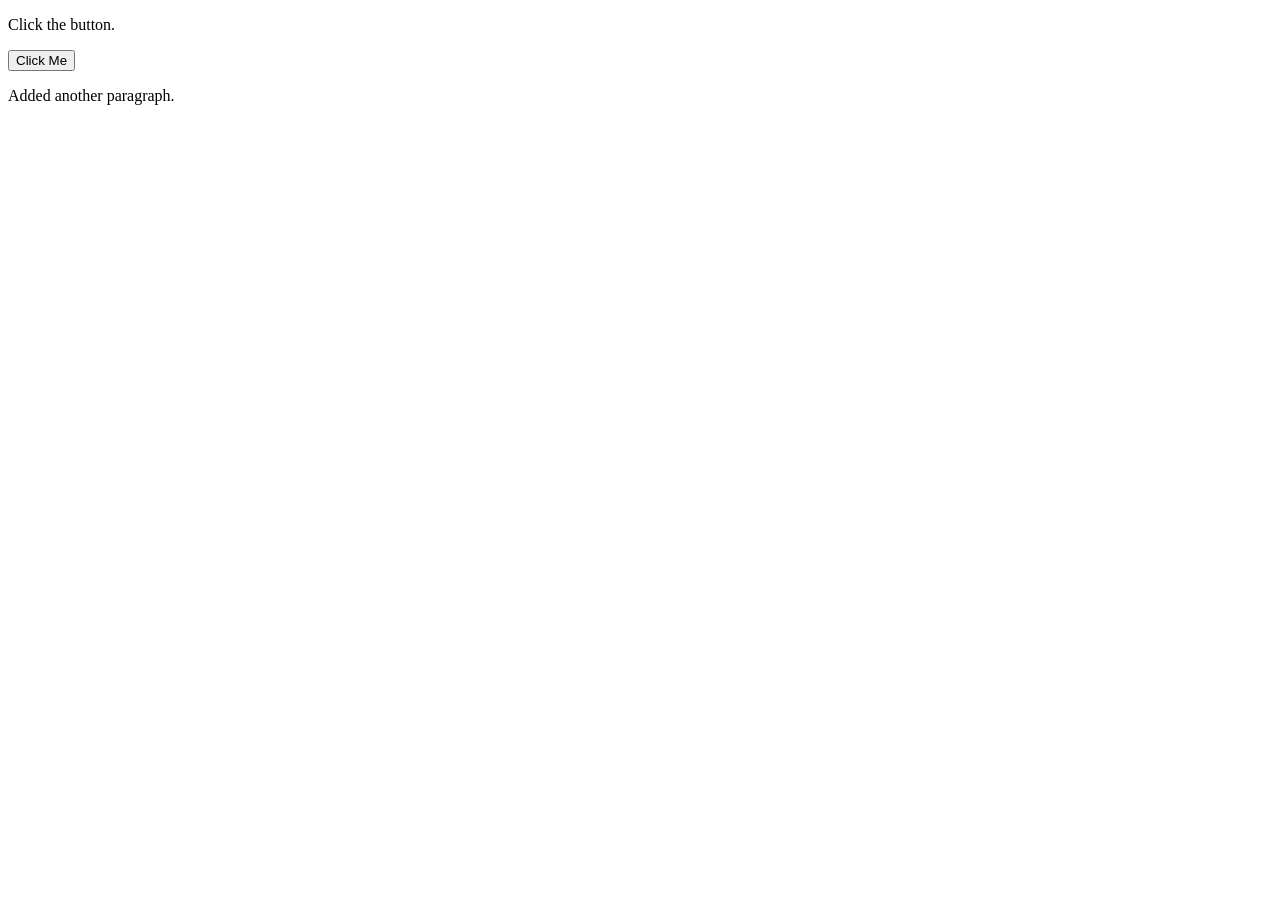
<file: Basic_HTML_2.html>
<!DOCTYPE html>
<html lang="en">
<head>
    <title>Basic HTML 2</title>
</head>
<body>

<p id="demo">Click the button.</p>

<button onclick="myFunction()">Click Me</button>

<script>
function myFunction() {
    document.getElementById("demo").innerHTML = "Hello, JavaScript!";
}
</script>

</body>
<p>Added another paragraph.</p>
</html>
</file>
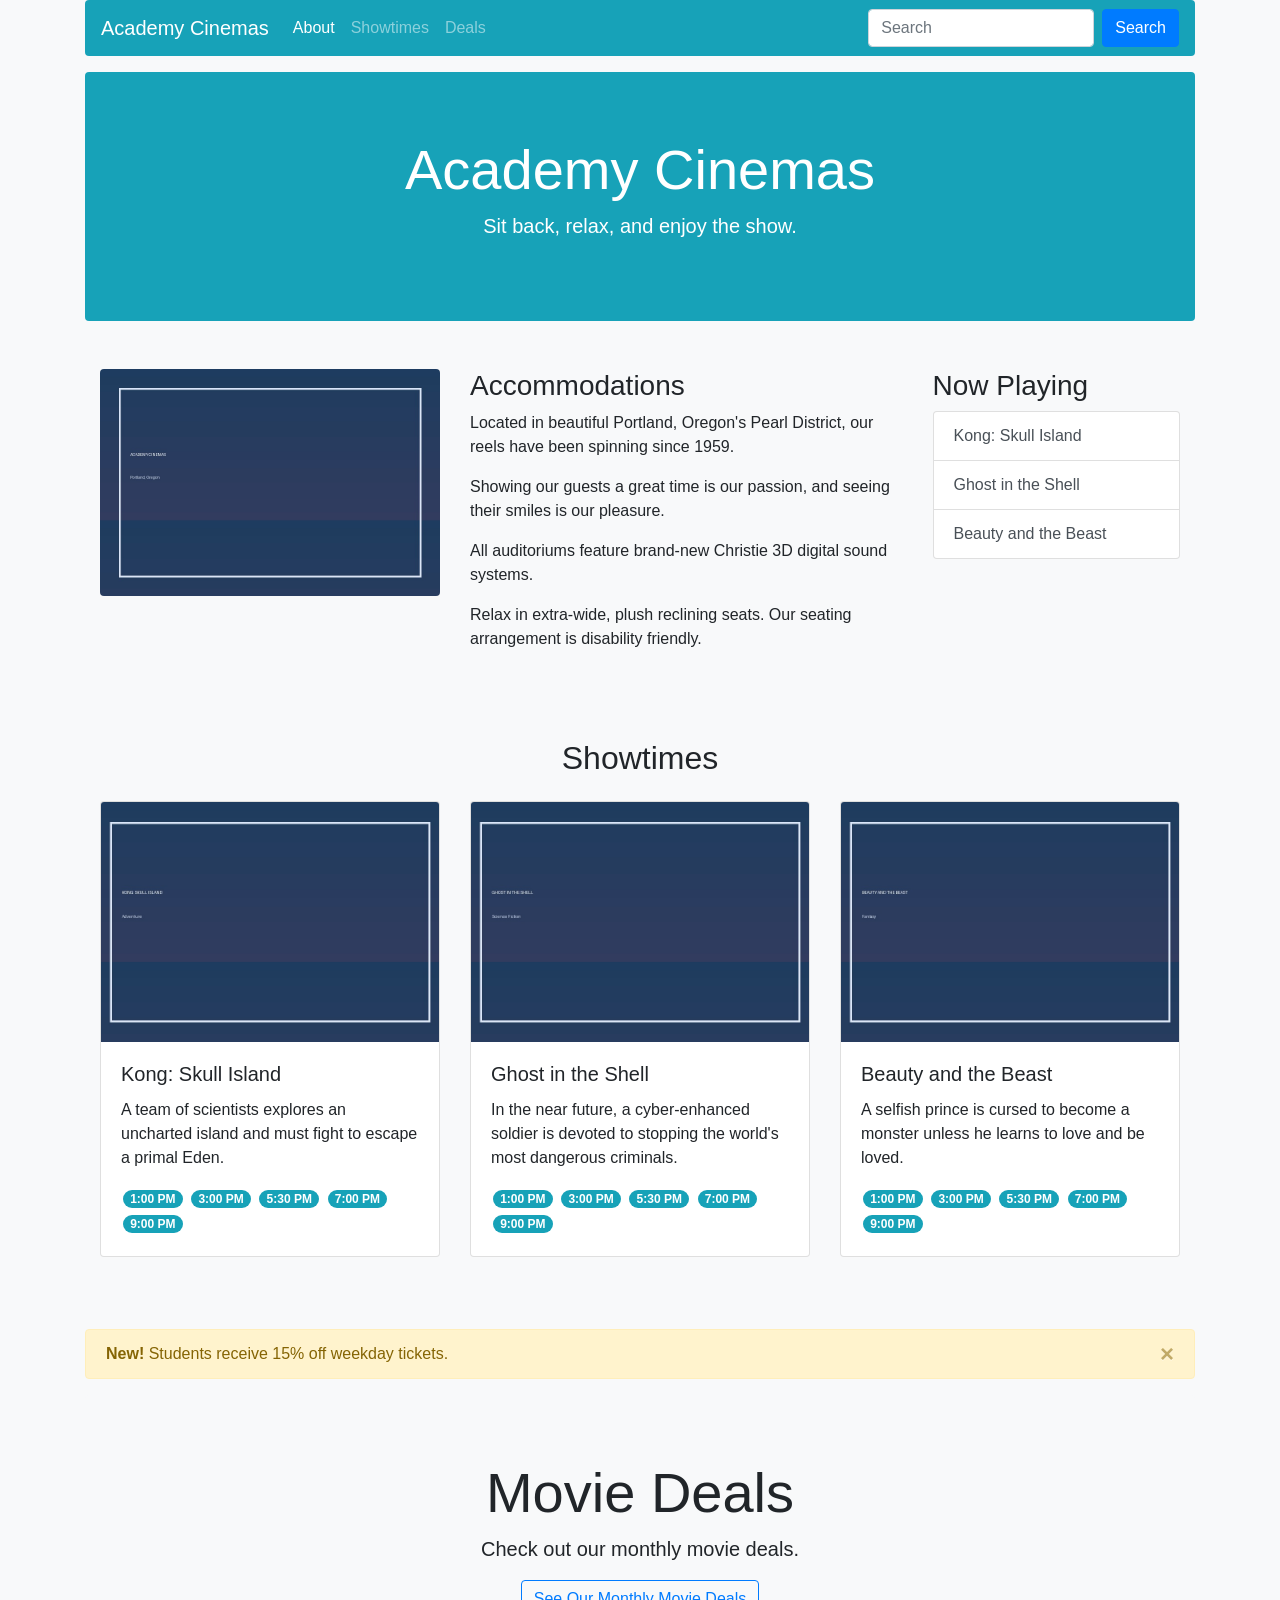
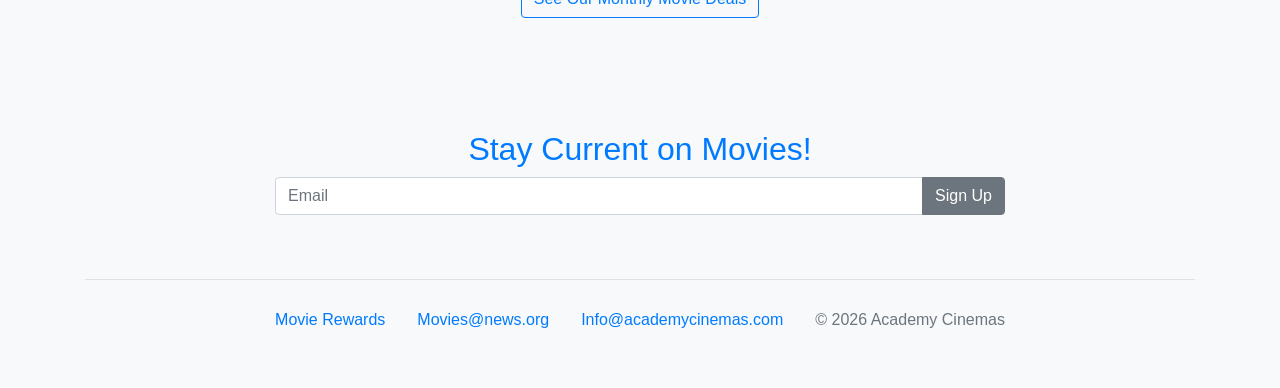
<file: bootstrap4_project/academy_cinemas.html>
<!DOCTYPE html>
<html lang="en">
<head>
    <meta charset="UTF-8">
    <meta name="viewport" content="width=device-width, initial-scale=1.0">

    <title>Academy Cinemas</title>

    <!-- Bootstrap 4 CSS -->
    <link
        rel="stylesheet"
        href="https://cdn.jsdelivr.net/npm/bootstrap@4.1.3/dist/css/bootstrap.min.css"
        crossorigin="anonymous"
    >

    <!-- Custom CSS -->
    <link rel="stylesheet" href="css/style.css">
</head>

<body id="home">

    <!-- Main page container -->
    <div class="container">

        <!-- Bootstrap navbar component -->
        <nav class="navbar sticky-top navbar-expand-lg navbar-dark bg-info rounded">
            <a class="navbar-brand" href="#home">Academy Cinemas</a>

            <button
                class="navbar-toggler"
                type="button"
                data-toggle="collapse"
                data-target="#navbarSupportedContent"
                aria-controls="navbarSupportedContent"
                aria-expanded="false"
                aria-label="Toggle navigation"
            >
                <span class="navbar-toggler-icon"></span>
            </button>

            <div class="collapse navbar-collapse" id="navbarSupportedContent">

                <ul class="navbar-nav mr-auto">
                    <li class="nav-item active">
                        <a class="nav-link" href="#about">
                            About
                            <span class="sr-only">(current)</span>
                        </a>
                    </li>

                    <li class="nav-item">
                        <a class="nav-link" href="#showtimes">Showtimes</a>
                    </li>

                    <li class="nav-item">
                        <a class="nav-link" href="#deals">Deals</a>
                    </li>
                </ul>

                <!-- Bootstrap search form -->
                <form class="form-inline my-2 my-lg-0">
                    <input
                        class="form-control mr-sm-2"
                        type="search"
                        placeholder="Search"
                        aria-label="Search"
                    >
                    <button class="btn btn-primary my-2 my-sm-0" type="submit">
                        Search
                    </button>
                </form>
            </div>
        </nav>
        <!-- End navbar -->

        <!-- Bootstrap jumbotron component -->
        <div class="jumbotron jumbotron-fluid bg-info text-center text-white mt-3 rounded">
            <div class="container">
                <h1 class="display-4">Academy Cinemas</h1>
                <p class="lead">Sit back, relax, and enjoy the show.</p>
            </div>
        </div>
        <!-- End jumbotron -->

        <!-- About section -->
        <section id="about" class="container my-5">
            <div class="row align-items-start">

                <div class="col-md-4 mb-4">
                    <img
                        class="img-fluid rounded shadow-sm"
                        src="img/pdx.jpg"
                        alt="Academy Cinemas in Portland"
                    >
                </div>

                <div class="col-md-5 mb-4">
                    <h3>Accommodations</h3>

                    <p>
                        Located in beautiful Portland, Oregon's Pearl District,
                        our reels have been spinning since 1959.
                    </p>

                    <p>
                        Showing our guests a great time is our passion, and
                        seeing their smiles is our pleasure.
                    </p>

                    <p>
                        All auditoriums feature brand-new Christie 3D digital
                        sound systems.
                    </p>

                    <p>
                        Relax in extra-wide, plush reclining seats. Our seating
                        arrangement is disability friendly.
                    </p>
                </div>

                <div class="col-md-3 mb-4">
                    <h3>Now Playing</h3>

                    <!-- Bootstrap list-group component -->
                    <div class="list-group">
                        <a class="list-group-item list-group-item-action" href="#showtimes">
                            Kong: Skull Island
                        </a>
                        <a class="list-group-item list-group-item-action" href="#showtimes">
                            Ghost in the Shell
                        </a>
                        <a class="list-group-item list-group-item-action" href="#showtimes">
                            Beauty and the Beast
                        </a>
                    </div>
                </div>
            </div>
        </section>
        <!-- End about section -->

        <!-- Showtimes section -->
        <section id="showtimes" class="container my-5">
            <h2 class="mb-4 text-center">Showtimes</h2>

            <div class="card-deck">

                <!-- Bootstrap card component -->
                <div class="card mb-4 shadow-sm">
                    <img
                        class="card-img-top movie-image"
                        src="img/kongskullisland.jpg"
                        alt="Kong Skull Island"
                    >

                    <div class="card-body">
                        <h5 class="card-title">Kong: Skull Island</h5>

                        <p class="card-text">
                            A team of scientists explores an uncharted island
                            and must fight to escape a primal Eden.
                        </p>

                        <div class="showtime-badges">
                            <span class="badge badge-pill badge-info">1:00 PM</span>
                            <span class="badge badge-pill badge-info">3:00 PM</span>
                            <span class="badge badge-pill badge-info">5:30 PM</span>
                            <span class="badge badge-pill badge-info">7:00 PM</span>
                            <span class="badge badge-pill badge-info">9:00 PM</span>
                        </div>
                    </div>
                </div>

                <!-- Bootstrap card component -->
                <div class="card mb-4 shadow-sm">
                    <img
                        class="card-img-top movie-image"
                        src="img/ghostintheshell.jpg"
                        alt="Ghost in the Shell"
                    >

                    <div class="card-body">
                        <h5 class="card-title">Ghost in the Shell</h5>

                        <p class="card-text">
                            In the near future, a cyber-enhanced soldier is
                            devoted to stopping the world's most dangerous criminals.
                        </p>

                        <div class="showtime-badges">
                            <span class="badge badge-pill badge-info">1:00 PM</span>
                            <span class="badge badge-pill badge-info">3:00 PM</span>
                            <span class="badge badge-pill badge-info">5:30 PM</span>
                            <span class="badge badge-pill badge-info">7:00 PM</span>
                            <span class="badge badge-pill badge-info">9:00 PM</span>
                        </div>
                    </div>
                </div>

                <!-- Bootstrap card component -->
                <div class="card mb-4 shadow-sm">
                    <img
                        class="card-img-top movie-image"
                        src="img/beautyandthebeast.jpg"
                        alt="Beauty and the Beast"
                    >

                    <div class="card-body">
                        <h5 class="card-title">Beauty and the Beast</h5>

                        <p class="card-text">
                            A selfish prince is cursed to become a monster
                            unless he learns to love and be loved.
                        </p>

                        <div class="showtime-badges">
                            <span class="badge badge-pill badge-info">1:00 PM</span>
                            <span class="badge badge-pill badge-info">3:00 PM</span>
                            <span class="badge badge-pill badge-info">5:30 PM</span>
                            <span class="badge badge-pill badge-info">7:00 PM</span>
                            <span class="badge badge-pill badge-info">9:00 PM</span>
                        </div>
                    </div>
                </div>
            </div>
        </section>
        <!-- End showtimes -->

        <!-- New Bootstrap component: alert -->
        <div class="alert alert-warning alert-dismissible fade show" role="alert">
            <strong>New!</strong> Students receive 15% off weekday tickets.

            <button
                type="button"
                class="close"
                data-dismiss="alert"
                aria-label="Close"
            >
                <span aria-hidden="true">&times;</span>
            </button>
        </div>
        <!-- End alert component -->

        <!-- Movie deals jumbotron -->
        <section class="jumbotron jumbotron-fluid bg-light text-center rounded">
            <div class="container">
                <h2 class="display-4">Movie Deals</h2>

                <p class="lead">
                    Check out our monthly movie deals.
                </p>

                <!-- This button opens the Bootstrap modal component -->
                <button
                    type="button"
                    class="btn btn-outline-primary"
                    data-toggle="modal"
                    data-target="#register"
                >
                    See Our Monthly Movie Deals
                </button>
            </div>
        </section>
        <!-- End deals jumbotron -->

        <!-- Signup section with Bootstrap popover -->
        <section id="deals" class="row my-5">
            <div class="container text-center col-md-8">
                <h2 class="text-primary">Stay Current on Movies!</h2>

                <div class="input-group mb-3">
                    <input
                        type="email"
                        class="form-control"
                        placeholder="Email"
                        aria-label="Email"
                    >

                    <div class="input-group-append">
                        <button
                            type="button"
                            class="btn btn-secondary"
                            data-container="body"
                            data-toggle="popover"
                            data-placement="top"
                            data-content="Submit your email to receive movie deals!"
                        >
                            Sign Up
                        </button>
                    </div>
                </div>
            </div>
        </section>
        <!-- End signup section -->

        <!-- New Bootstrap modal component -->
        <div
            class="modal fade"
            id="register"
            tabindex="-1"
            role="dialog"
            aria-labelledby="registerLabel"
            aria-hidden="true"
        >
            <div class="modal-dialog" role="document">
                <div class="modal-content">

                    <div class="modal-header">
                        <h5 class="modal-title" id="registerLabel">
                            Register to Receive Movie Deals
                        </h5>

                        <button
                            type="button"
                            class="close"
                            data-dismiss="modal"
                            aria-label="Close"
                        >
                            <span aria-hidden="true">&times;</span>
                        </button>
                    </div>

                    <div class="modal-body">

                        <!-- Registration form inside the modal -->
                        <form>
                            <div class="form-group">
                                <label for="firstname">First Name</label>
                                <input
                                    type="text"
                                    class="form-control"
                                    id="firstname"
                                    placeholder="First Name"
                                >
                            </div>

                            <div class="form-group">
                                <label for="lastname">Last Name</label>
                                <input
                                    type="text"
                                    class="form-control"
                                    id="lastname"
                                    placeholder="Last Name"
                                >
                            </div>

                            <div class="form-group">
                                <label for="email">Email</label>
                                <input
                                    type="email"
                                    class="form-control"
                                    id="email"
                                    placeholder="Email"
                                >
                            </div>

                            <div class="form-group">
                                <label for="password">Password</label>
                                <input
                                    type="password"
                                    class="form-control"
                                    id="password"
                                    placeholder="Password"
                                    data-toggle="tooltip"
                                    title="Passwords are case-sensitive."
                                >
                            </div>
                        </form>
                    </div>

                    <div class="modal-footer">
                        <button type="button" class="btn btn-primary">
                            Save Changes
                        </button>

                        <button
                            type="button"
                            class="btn btn-secondary"
                            data-dismiss="modal"
                        >
                            Close
                        </button>
                    </div>
                </div>
            </div>
        </div>
        <!-- End Bootstrap modal -->

        <!-- Footer navigation -->
        <footer class="container my-5">
            <ul class="nav justify-content-center flex-wrap">
                <li class="nav-item">
                    <a class="nav-link" href="#">Movie Rewards</a>
                </li>
                <li class="nav-item">
                    <a class="nav-link" href="#">Movies@news.org</a>
                </li>
                <li class="nav-item">
                    <a class="nav-link" href="#">Info@academycinemas.com</a>
                </li>
                <li class="nav-item">
                    <span class="nav-link text-muted">
                        &copy; 2026 Academy Cinemas
                    </span>
                </li>
            </ul>
        </footer>
        <!-- End footer -->

    </div>

    <!-- jQuery must load before Bootstrap JavaScript -->
    <script
        src="https://code.jquery.com/jquery-3.3.1.slim.min.js"
        crossorigin="anonymous"
    ></script>

    <!-- Popper.js supports Bootstrap tooltips and popovers -->
    <script
        src="https://cdn.jsdelivr.net/npm/popper.js@1.14.7/dist/umd/popper.min.js"
        crossorigin="anonymous"
    ></script>

    <!-- Bootstrap 4 JavaScript -->
    <script
        src="https://cdn.jsdelivr.net/npm/bootstrap@4.1.3/dist/js/bootstrap.min.js"
        crossorigin="anonymous"
    ></script>

    <!-- Initialize Bootstrap popovers and tooltips -->
    <script>
        $(function () {
            $('[data-toggle="popover"]').popover();
            $('[data-toggle="tooltip"]').tooltip();
        });
    </script>

</body>
</html>
</file>
<file: Academy-Cinemas/css/custom.css>
/* =====================================================
   GENERAL PAGE SETTINGS
===================================================== */

html {
    scroll-behavior: smooth;
    scroll-padding-top: 82px;

    min-height: 100%;
}

body {
    position: relative;

    min-height: 100%;
    margin: 0;

    color: #2f2a27;

    font-family:
        "Oswald",
        Arial,
        sans-serif;

    /*
       ONE CONTINUOUS CURTAIN IMAGE FOR THE ENTIRE WEBSITE.
       The image begins at the top and stretches to the bottom.
       It does not restart inside each section.
    */

    background-color: #3b0907;

    background-image:
        linear-gradient(
            rgba(31, 0, 0, 0.10),
            rgba(31, 0, 0, 0.20)
        ),
        url("../images/theater-curtains.jpg");

    background-repeat: no-repeat;
    background-position: center top;

    /*
       100% width and 100% document height.
       This stretches one curtain image over the whole page.
    */

    background-size:
        100% 100%;

    background-attachment: scroll;
}

img {
    max-width: 100%;
}

header,
section {
    position: relative;

    scroll-margin-top: 82px;
}


/* All sections remain transparent so the same body background shows */

.page-section {
    background-color: transparent;
    background-image: none;
}


/* =====================================================
   BOOTSTRAP NAVIGATION BAR
===================================================== */

.cinema-navbar {
    position: sticky;
    top: 0;

    z-index: 2000;

    min-height: 82px;

    padding-top: 0.45rem;
    padding-bottom: 0.45rem;

    background:
        linear-gradient(
            90deg,
            rgba(122, 34, 24, 0.97),
            rgba(142, 53, 36, 0.97),
            rgba(111, 27, 20, 0.97)
        );

    border-bottom:
        1px solid rgba(255, 184, 47, 0.25);

    box-shadow:
        0 4px 14px rgba(0, 0, 0, 0.38);
}


/* Navbar Brand */

.navbar-brand {
    margin-right: 2rem;

    color: #ffbf22 !important;

    font-size:
        clamp(1.65rem, 2.5vw, 2.2rem);

    font-weight: 700;

    text-shadow:
        2px 3px 2px rgba(57, 14, 7, 0.9);
}


/* Navbar Links */

.cinema-navbar .nav-link {
    color: #ffbf22 !important;

    padding:
        0.8rem 1rem !important;

    font-size:
        clamp(1.2rem, 2vw, 1.65rem);

    font-weight: 700;

    text-shadow:
        2px 3px 2px rgba(57, 14, 7, 0.9);

    transition:
        color 0.2s ease,
        transform 0.2s ease;
}

.cinema-navbar .nav-link:hover,
.cinema-navbar .nav-link:focus {
    color: #ffffff !important;

    transform:
        translateY(-1px);
}


/* Bootstrap Mobile Menu Button */

.navbar-toggler {
    border:
        2px solid rgba(255, 191, 34, 0.85);
}

.navbar-toggler:focus {
    box-shadow:
        0 0 0 0.2rem rgba(255, 191, 34, 0.28);
}


/* =====================================================
   DROPDOWN MENU
===================================================== */

.cinema-dropdown {
    min-width: 310px;

    padding: 0;

    overflow: hidden;

    border:
        2px solid rgba(98, 72, 57, 0.65);

    border-radius: 0;

    background-color: #ede7db;

    box-shadow:
        0 12px 25px rgba(0, 0, 0, 0.38);
}

.cinema-dropdown .dropdown-item {
    padding:
        1rem 1.25rem;

    color: #302b28;

    font-size: 1.15rem;
    font-weight: 700;
    text-align: center;
    white-space: normal;

    border-bottom:
        1px solid rgba(126, 82, 55, 0.32);
}

.cinema-dropdown li:last-child .dropdown-item {
    border-bottom: none;
}

.cinema-dropdown .dropdown-item:hover,
.cinema-dropdown .dropdown-item:focus {
    color: #ffffff;

    background-color: #832b1c;
}


/* =====================================================
   FIRST PAGE / HOME
===================================================== */

.hero-section {
    min-height:
        calc(100vh - 82px);

    overflow: hidden;
}

.hero-row {
    display: flex;
    justify-content: center;
    align-items: center;

    min-height:
        calc(100vh - 82px);

    padding:
        2rem 1rem 4rem;
}


/* Large Center Logo */

.academy-logo {
    display: block;

    width:
        min(70vw, 900px);

    height: auto;

    object-fit: contain;

    filter:
        drop-shadow(
            8px 10px 2px rgba(55, 55, 55, 0.75)
        );

    transform:
        rotate(-4deg);
}


/* =====================================================
   MOVIE SECTIONS
===================================================== */

.movie-section {
    display: flex;
    align-items: center;

    min-height:
        calc(100vh - 82px);

    padding:
        3.5rem 0;

    overflow: hidden;
}


/* Movie Poster Panel */

.movie-poster-panel {
    height: 650px;

    padding: 0.9rem;

    overflow: hidden;

    border:
        2px solid rgba(101, 80, 67, 0.68);

    background-color:
        rgba(243, 238, 227, 0.96);

    box-shadow:
        0 12px 24px rgba(0, 0, 0, 0.35);
}

.movie-poster {
    display: block;

    width: 100%;
    height: 100%;

    object-fit: contain;
    object-position: center;

    background-color: #efe9df;
}


/* Movie Information Panel */

.movie-info-panel {
    height: 650px;

    padding:
        2.2rem 2rem;

    border:
        2px solid rgba(101, 80, 67, 0.68);

    background-color:
        rgba(246, 240, 229, 0.96);

    box-shadow:
        0 12px 24px rgba(0, 0, 0, 0.35);
}

.movie-info-panel h2 {
    margin-bottom: 1.3rem;

    color: #2e2c2a;

    font-size:
        clamp(2rem, 4vw, 3rem);

    font-weight: 700;
}

.movie-info-panel p {
    color: #6a635d;

    font-family:
        Arial,
        sans-serif;

    font-size: 1.03rem;
    line-height: 1.65;
}

.movie-credits {
    margin-top: 1.8rem;
}

.movie-credits strong {
    color: #3d3732;
}


/* Show Times Heading */

.show-times-heading {
    margin-top: 3rem;
    margin-bottom: 1rem;

    color: #2b2927;

    font-family:
        "Pacifico",
        cursive;

    font-size:
        clamp(1.8rem, 4vw, 2.5rem);

    font-weight: 400;
}


/* Show Time Buttons */

.show-times {
    display: flex;
    flex-wrap: wrap;

    gap: 0.7rem;
}

.show-time {
    min-width: 75px;

    padding:
        0.65rem 0.85rem;

    color: #272421;

    border: none;
    border-radius: 24px;

    background-color: #a59c92;

    font-size: 0.85rem;
    font-weight: 700;

    transition:
        color 0.2s ease,
        background-color 0.2s ease,
        transform 0.2s ease;
}

.show-time:hover,
.show-time:focus {
    color: #ffffff;

    background-color: #7e2a1c;

    transform:
        translateY(-2px);
}


/* =====================================================
   SHARED SECTION TITLE
===================================================== */

.section-title {
    margin-bottom: 2rem;

    color: #ffc000;

    font-family:
        "Oswald",
        Arial,
        sans-serif;

    font-size:
        clamp(3.4rem, 7vw, 5.8rem);

    font-weight: 700;
    text-align: center;

    text-shadow:
        3px 4px 2px rgba(74, 17, 8, 0.95);
}


/* =====================================================
   TICKETS SECTION
===================================================== */

.tickets-section {
    min-height:
        calc(100vh - 82px);

    padding:
        6rem 0 4rem;

    overflow: hidden;
}

.ticket-form {
    max-width: 1280px;

    margin-right: auto;
    margin-left: auto;
}


/* Ticket Boxes */

.ticket-card {
    display: flex;
    flex-direction: column;
    justify-content: flex-start;
    align-items: center;

    min-height: 290px;

    padding:
        3rem 2rem 2rem;

    border:
        3px solid rgba(102, 81, 68, 0.75);

    background-color:
        rgba(247, 240, 228, 0.97);

    box-shadow:
        0 10px 20px rgba(0, 0, 0, 0.32);
}


/* Ticket Labels */

.ticket-label {
    min-height: 78px;

    margin-bottom: 1.7rem;

    color: #302b27;

    font-family:
        "Oswald",
        Arial,
        sans-serif;

    font-size:
        clamp(1.45rem, 2.3vw, 2rem);

    font-weight: 700;
    line-height: 1.15;
    text-align: center;
}


/* Dropdown Fields */

.ticket-select {
    width: 84%;
    max-width: 270px;
    min-height: 54px;

    padding:
        0.6rem 2.5rem 0.6rem 1rem;

    color: #342f2b;

    border:
        3px solid rgba(107, 81, 64, 0.75);

    border-radius: 6px;

    background-color:
        rgba(255, 250, 240, 0.98);

    font-family:
        "Oswald",
        Arial,
        sans-serif;

    font-size: 1.15rem;
    font-weight: 600;
}


/* Quantity Field */

.ticket-number {
    width: 78px;
    min-height: 54px;

    padding:
        0.5rem 0.75rem;

    color: #342f2b;

    border:
        3px solid rgba(107, 81, 64, 0.75);

    border-radius: 6px;

    background-color:
        rgba(255, 250, 240, 0.98);

    font-family:
        "Oswald",
        Arial,
        sans-serif;

    font-size: 1.15rem;
    font-weight: 600;
}

.ticket-select:focus,
.ticket-number:focus {
    border-color: #e4a40f;

    box-shadow:
        0 0 0 0.2rem rgba(228, 164, 15, 0.22);
}


/* Buy Tickets Button */

.buy-ticket-button,
.contact-submit-button {
    min-width: 170px;

    margin-top: 1.5rem;

    padding:
        1rem 1.8rem;

    color: #3a2d20;

    border:
        1px solid rgba(110, 63, 20, 0.4);

    border-radius: 45px;

    background:
        linear-gradient(
            #ffd529,
            #f4ad00
        );

    box-shadow:
        0 8px 16px rgba(70, 25, 9, 0.38);

    font-family:
        "Oswald",
        Arial,
        sans-serif;

    font-size: 1.25rem;
    font-weight: 700;

    transition:
        transform 0.2s ease,
        color 0.2s ease,
        box-shadow 0.2s ease;
}

.buy-ticket-button:hover,
.buy-ticket-button:focus,
.contact-submit-button:hover,
.contact-submit-button:focus {
    color: #ffffff;

    transform:
        translateY(-2px);

    box-shadow:
        0 11px 21px rgba(70, 25, 9, 0.48);
}


/* =====================================================
   CONTACT SECTION
===================================================== */

.contact-section {
    min-height:
        calc(78vh - 82px);

    padding:
        2rem 0 5rem;
}

.contact-form {
    max-width: 1000px;

    margin-right: auto;
    margin-left: auto;
}

.form-control,
.form-select {
    color: #3b3632;

    border:
        2px solid rgba(118, 85, 63, 0.62);

    background-color:
        rgba(255, 250, 240, 0.97);
}

.form-control:focus,
.form-select:focus {
    border-color: #f2ae1d;

    box-shadow:
        0 0 0 0.2rem rgba(242, 174, 29, 0.22);
}

.contact-form .form-control {
    min-height: 48px;

    border-radius: 3px;
}

.contact-form textarea {
    min-height: 120px;

    resize: vertical;
}

.contact-submit-button {
    min-width: 135px;
}


/* =====================================================
   FOOTER
===================================================== */

.main-footer {
    position: relative;

    padding:
        2rem 0 1.2rem;

    color: #ffffff;

    background-color:
        rgba(20, 18, 22, 0.82);

    border-top:
        2px solid rgba(220, 210, 190, 0.55);
}

.footer-row {
    min-height: 120px;
}


/* Footer Copyright */

.footer-copyright {
    margin: 0;

    color: #ffffff;

    font-family:
        "Oswald",
        Arial,
        sans-serif;

    font-size:
        clamp(1.1rem, 2vw, 1.45rem);

    font-weight: 700;

    text-shadow:
        2px 2px 3px rgba(0, 0, 0, 0.95);
}


/* Footer Logo */

.footer-logo-link {
    display: inline-block;

    text-decoration: none;
}

.footer-logo {
    display: block;

    width: 235px;
    max-width: 100%;
    height: auto;

    margin-right: auto;
    margin-left: auto;

    object-fit: contain;

    filter:
        drop-shadow(
            3px 4px 2px rgba(0, 0, 0, 0.8)
        );

    transition:
        transform 0.2s ease;
}

.footer-logo:hover {
    transform:
        scale(1.04);
}


/* Footer Navigation */

.footer-navigation {
    display: flex;
    justify-content: flex-end;
    align-items: center;
    flex-wrap: wrap;

    gap: 0.8rem;
}

.footer-navigation a {
    color: #ffffff;

    font-family:
        "Oswald",
        Arial,
        sans-serif;

    font-size:
        clamp(1.05rem, 2vw, 1.35rem);

    font-weight: 700;
    line-height: 1;
    text-decoration: none;

    text-shadow:
        2px 2px 3px rgba(0, 0, 0, 0.95);

    transition:
        color 0.2s ease,
        transform 0.2s ease;
}

.footer-navigation a:hover,
.footer-navigation a:focus {
    color: #ffc000;

    transform:
        translateY(-1px);
}


/* Final Copyright – Only Once */

.footer-bottom-text {
    width: 100%;

    margin-top: 1.5rem;
    padding-top: 0.8rem;

    color: #ffffff;

    border-top:
        1px solid rgba(255, 255, 255, 0.18);

    font-family:
        Arial,
        sans-serif;

    font-size:
        clamp(0.78rem, 1.5vw, 1.05rem);

    text-align: center;

    text-shadow:
        1px 2px 3px rgba(0, 0, 0, 1);
}


/* =====================================================
   DESKTOP DROPDOWN HOVER
===================================================== */

@media (min-width: 992px) {

    .cinema-navbar .dropdown:hover .dropdown-menu {
        display: block;

        margin-top: 0;
    }

}


/* =====================================================
   TABLET RESPONSIVE SETTINGS
===================================================== */

@media (max-width: 991.98px) {

    html {
        scroll-padding-top: 74px;
    }

    header,
    section {
        scroll-margin-top: 74px;
    }

    .cinema-navbar {
        min-height: 74px;
    }

    .navbar-collapse {
        margin-top: 0.65rem;

        padding: 0.7rem;

        background-color:
            rgba(81, 18, 13, 0.98);
    }

    .cinema-dropdown {
        min-width: 100%;
    }

    .hero-section,
    .hero-row {
        min-height:
            calc(100vh - 74px);
    }

    .academy-logo {
        width:
            min(78vw, 720px);
    }

    .movie-section {
        min-height:
            calc(100vh - 74px);
    }

    .movie-poster-panel,
    .movie-info-panel {
        height: 570px;
    }

    .movie-info-panel {
        padding:
            1.7rem 1.5rem;
    }

    .show-times-heading {
        margin-top: 2rem;
    }

    .tickets-section {
        min-height:
            calc(100vh - 74px);

        padding-top: 5rem;
    }

    .ticket-card {
        min-height: 260px;

        padding:
            2.4rem 1.4rem 1.8rem;
    }

    .ticket-label {
        font-size: 1.45rem;
    }

    .ticket-select {
        width: 100%;
    }

    .footer-logo {
        width: 210px;
    }

    .footer-navigation {
        justify-content: center;
    }

}


/* =====================================================
   MOBILE RESPONSIVE SETTINGS
===================================================== */

@media (max-width: 767.98px) {

    /*
       Keep one continuous body background on mobile.
       It still stretches from top to bottom.
    */

    body {
        background-size:
            100% 100%;
    }

    .navbar-brand {
        margin-right: 0;

        font-size: 1.55rem;
    }

    .hero-row {
        padding:
            2rem 1rem 4rem;
    }

    .academy-logo {
        width: 88vw;

        transform:
            rotate(-3deg);
    }

    .movie-section {
        min-height: auto;

        padding:
            3rem 0;
    }

    .movie-poster-panel {
        height: 620px;
    }

    .movie-info-panel {
        height: auto;
        min-height: 520px;
    }

    .tickets-section {
        min-height: auto;

        padding:
            4rem 0;
    }

    .ticket-card {
        min-height: 220px;

        padding:
            2rem 1.4rem;
    }

    .ticket-label {
        min-height: auto;

        margin-bottom: 1.4rem;
    }

    .ticket-select {
        max-width: 320px;
    }

    .buy-ticket-button {
        width: 180px;

        margin-top: 2rem;
    }

    .contact-section {
        min-height: auto;

        padding-bottom: 4rem;
    }

    .contact-submit-button {
        width: 100%;
    }

    .main-footer {
        padding-top: 2rem;
    }

    .footer-row {
        min-height: auto;
    }

    .footer-copyright {
        margin-bottom: 1.5rem;

        text-align: center;
    }

    .footer-logo {
        width: 210px;

        margin-bottom: 1.5rem;
    }

    .footer-navigation {
        justify-content: center;
    }

}


/* =====================================================
   SMALL MOBILE SETTINGS
===================================================== */

@media (max-width: 575.98px) {

    .cinema-navbar .container {
        padding-right: 1rem;
        padding-left: 1rem;
    }

    .navbar-brand {
        font-size: 1.35rem;
    }

    .academy-logo {
        width: 94vw;
    }

    .movie-section {
        padding-top: 2rem;
    }

    .movie-poster-panel {
        height: 520px;

        padding: 0.65rem;
    }

    .movie-info-panel {
        min-height: 500px;

        padding:
            1.5rem 1.25rem;
    }

    .movie-info-panel h2 {
        font-size: 2rem;
    }

    .movie-info-panel p {
        font-size: 0.96rem;
    }

    .show-times {
        gap: 0.5rem;
    }

    .show-time {
        min-width: 72px;

        padding:
            0.6rem 0.7rem;
    }

    .section-title {
        font-size: 3.2rem;
    }

    .ticket-card {
        padding:
            1.5rem 1.2rem;
    }

    .footer-logo {
        width: 180px;
    }

    .footer-navigation {
        gap: 0.8rem;
    }

    .footer-navigation a {
        font-size: 1rem;
    }

    .footer-bottom-text {
        font-size: 0.74rem;
    }

}
</file>
<file: Khashayar-Portfolio/css/style.css>
/* =====================================================
   GENERAL SETTINGS
===================================================== */

:root {
    --primary-blue: #12395b;
    --dark-blue: #0a263d;
    --light-blue: #eaf3f9;
    --orange: #f39a2e;
    --soft-gray: #f4f6f8;
    --text-dark: #24313d;
    --text-muted: #667684;
    --white: #ffffff;
}

html {
    scroll-behavior: smooth;
    scroll-padding-top: 78px;
}

body {
    margin: 0;
    color: var(--text-dark);
    background-color: var(--white);
    font-family: "Inter", Arial, sans-serif;
}

section,
header {
    scroll-margin-top: 78px;
}

img {
    max-width: 100%;
}

.section-padding {
    padding: 6rem 0;
}

.section-heading {
    max-width: 760px;
    margin-right: auto;
    margin-left: auto;
}

.section-label {
    color: var(--orange);
    font-size: 0.85rem;
    font-weight: 800;
    letter-spacing: 0.18em;
    text-transform: uppercase;
}

.section-title {
    color: var(--primary-blue);
    font-weight: 800;
}

.btn {
    font-weight: 700;
    transition:
        transform 0.2s ease,
        box-shadow 0.2s ease;
}

.btn:hover,
.btn:focus {
    transform: translateY(-2px);
}

.btn-warning {
    color: #202832;
    border-color: var(--orange);
    background-color: var(--orange);
}

.btn-warning:hover,
.btn-warning:focus {
    color: #202832;
    border-color: #ffad4a;
    background-color: #ffad4a;
}

.btn-outline-primary {
    color: var(--primary-blue);
    border-color: var(--primary-blue);
}

.btn-outline-primary:hover,
.btn-outline-primary:focus {
    color: var(--white);
    border-color: var(--primary-blue);
    background-color: var(--primary-blue);
}


/* =====================================================
   NAVIGATION
===================================================== */

.portfolio-navbar {
    min-height: 78px;
    background-color: rgba(10, 38, 61, 0.97);
    box-shadow: 0 4px 18px rgba(5, 21, 34, 0.18);
    backdrop-filter: blur(10px);
}

.portfolio-navbar .navbar-brand {
    color: var(--white);
    font-size: 1.35rem;
}

.portfolio-navbar .nav-link {
    color: rgba(255, 255, 255, 0.86);
    font-weight: 600;
}

.portfolio-navbar .nav-link:hover,
.portfolio-navbar .nav-link:focus {
    color: var(--orange);
}

.navbar-toggler {
    border-color: rgba(255, 255, 255, 0.4);
}


/* =====================================================
   HERO
===================================================== */

.hero-section {
    display: flex;
    align-items: center;
    min-height: 100vh;
    padding: 8rem 0 5rem;
    color: var(--white);
    background:
        radial-gradient(
            circle at top right,
            rgba(243, 154, 46, 0.2),
            transparent 35%
        ),
        linear-gradient(
            135deg,
            var(--dark-blue),
            var(--primary-blue)
        );
    overflow: hidden;
}

.hero-kicker {
    display: inline-block;
    padding: 0.45rem 0.85rem;
    color: #ffd39d;
    border: 1px solid rgba(243, 154, 46, 0.5);
    border-radius: 999px;
    background-color: rgba(243, 154, 46, 0.1);
    font-size: 0.88rem;
    font-weight: 700;
    letter-spacing: 0.08em;
    text-transform: uppercase;
}

.hero-title {
    margin-top: 1rem;
    color: #d8e6f2;
    font-size: clamp(1.15rem, 2vw, 1.45rem);
    font-weight: 600;
}

.hero-dot {
    color: var(--orange);
}

.hero-intro {
    max-width: 730px;
    margin-top: 1.5rem;
    color: rgba(255, 255, 255, 0.8);
    font-size: 1.1rem;
    line-height: 1.8;
}

.profile-frame {
    position: relative;
    display: inline-block;
    padding: 0.9rem;
    border-radius: 30px;
    background:
        linear-gradient(
            135deg,
            rgba(255, 255, 255, 0.95),
            rgba(243, 154, 46, 0.85)
        );
    box-shadow: 0 24px 55px rgba(0, 0, 0, 0.3);
    transform: rotate(2deg);
}

.profile-frame::after {
    position: absolute;
    right: -22px;
    bottom: -22px;
    width: 110px;
    height: 110px;
    content: "";
    border-radius: 24px;
    background-color: rgba(243, 154, 46, 0.23);
    z-index: -1;
}

.profile-image {
    display: block;
    width: min(390px, 80vw);
    height: 500px;
    border-radius: 22px;
    object-fit: cover;
    object-position: center top;
}


/* =====================================================
   SKILLS
===================================================== */

.skills-section {
    background-color: var(--soft-gray);
}

.skill-card {
    padding: 2rem 1.5rem;
    border: 1px solid #e3e9ee;
    border-radius: 18px;
    background-color: var(--white);
    box-shadow: 0 12px 28px rgba(18, 57, 91, 0.08);
    transition:
        transform 0.25s ease,
        box-shadow 0.25s ease,
        border-color 0.25s ease;
}

.skill-card:hover {
    transform: translateY(-8px);
    border-color: rgba(243, 154, 46, 0.65);
    box-shadow: 0 18px 38px rgba(18, 57, 91, 0.14);
}

.skill-icon {
    display: inline-grid;
    width: 56px;
    height: 56px;
    margin-bottom: 1.25rem;
    place-items: center;
    color: var(--white);
    border-radius: 16px;
    background-color: var(--primary-blue);
    font-size: 1.65rem;
}

.skill-card h3 {
    color: var(--primary-blue);
    font-size: 1.1rem;
    font-weight: 800;
}

.skill-card p {
    margin-bottom: 0;
    color: var(--text-muted);
    line-height: 1.65;
}


/* =====================================================
   PROJECTS
===================================================== */

.project-card {
    overflow: hidden;
    border: 1px solid #dfe6ec;
    border-radius: 20px;
    box-shadow: 0 14px 32px rgba(18, 57, 91, 0.09);
    transition:
        transform 0.25s ease,
        box-shadow 0.25s ease;
}

.project-card:hover {
    transform: translateY(-8px);
    box-shadow: 0 20px 42px rgba(18, 57, 91, 0.16);
}

.project-image {
    height: 280px;
    object-fit: cover;
}

.project-card .card-body {
    padding: 1.75rem;
}

.project-card .card-title {
    color: var(--primary-blue);
    font-weight: 800;
}

.project-tag {
    align-self: flex-start;
    padding: 0.35rem 0.75rem;
    color: #8a4b00;
    border-radius: 999px;
    background-color: #fff1df;
    font-size: 0.78rem;
    font-weight: 800;
    letter-spacing: 0.04em;
    text-transform: uppercase;
}


/* =====================================================
   EXPERIENCE
===================================================== */

.experience-section {
    background:
        linear-gradient(
            rgba(234, 243, 249, 0.95),
            rgba(244, 246, 248, 0.98)
        );
}

.timeline {
    position: relative;
}

.timeline::before {
    position: absolute;
    top: 12px;
    bottom: 12px;
    left: 26px;
    width: 3px;
    content: "";
    border-radius: 5px;
    background-color: rgba(18, 57, 91, 0.18);
}

.timeline-item {
    position: relative;
    display: grid;
    grid-template-columns: 56px 1fr;
    gap: 1.5rem;
    margin-bottom: 1.5rem;
    padding: 1.5rem;
    border: 1px solid #dce6ed;
    border-radius: 18px;
    background-color: var(--white);
    box-shadow: 0 12px 26px rgba(18, 57, 91, 0.07);
}

.timeline-item:last-child {
    margin-bottom: 0;
}

.timeline-icon {
    position: relative;
    z-index: 2;
    display: grid;
    width: 54px;
    height: 54px;
    place-items: center;
    color: var(--white);
    border-radius: 50%;
    background-color: var(--orange);
    font-size: 1.25rem;
}

.timeline-item h3 {
    margin-bottom: 0.45rem;
    color: var(--primary-blue);
    font-size: 1.15rem;
    font-weight: 800;
}

.timeline-item p {
    margin-bottom: 0;
    color: var(--text-muted);
}


/* =====================================================
   CONTACT
===================================================== */

.contact-list {
    display: grid;
    gap: 1rem;
    margin-top: 2rem;
}

.contact-list a,
.contact-list div {
    display: flex;
    align-items: center;
    gap: 0.9rem;
    color: var(--text-dark);
    text-decoration: none;
}

.contact-list i {
    display: grid;
    width: 42px;
    height: 42px;
    place-items: center;
    color: var(--white);
    border-radius: 12px;
    background-color: var(--primary-blue);
}

.contact-list a:hover {
    color: var(--orange);
}

.contact-form {
    padding: 2rem;
    border: 1px solid #dfe7ed;
    border-radius: 20px;
    background-color: var(--soft-gray);
    box-shadow: 0 16px 36px rgba(18, 57, 91, 0.09);
}

.form-label {
    color: var(--primary-blue);
    font-weight: 700;
}

.form-control {
    min-height: 50px;
    border: 1px solid #cad7e0;
    border-radius: 10px;
}

.form-control:focus {
    border-color: var(--orange);
    box-shadow: 0 0 0 0.2rem rgba(243, 154, 46, 0.18);
}

textarea.form-control {
    min-height: 145px;
}


/* =====================================================
   BOOTSTRAP FOOTER
===================================================== */

.portfolio-footer {
    padding: 3rem 0 1.5rem;
    color: rgba(255, 255, 255, 0.82);
    background-color: var(--dark-blue);
}

.footer-name {
    margin-bottom: 0.4rem;
    color: var(--white);
    font-size: 1.25rem;
    font-weight: 800;
}

.portfolio-footer nav a {
    color: rgba(255, 255, 255, 0.8);
    font-weight: 600;
    text-decoration: none;
}

.portfolio-footer nav a:hover,
.portfolio-footer nav a:focus {
    color: var(--orange);
}

.social-link {
    display: grid;
    width: 44px;
    height: 44px;
    place-items: center;
    color: var(--white);
    border: 1px solid rgba(255, 255, 255, 0.25);
    border-radius: 50%;
    font-size: 1.1rem;
    text-decoration: none;
    transition:
        color 0.2s ease,
        border-color 0.2s ease,
        background-color 0.2s ease,
        transform 0.2s ease;
}

.social-link:hover,
.social-link:focus {
    color: var(--dark-blue);
    border-color: var(--orange);
    background-color: var(--orange);
    transform: translateY(-3px);
}

.footer-divider {
    margin: 2rem 0 1.25rem;
    border-color: rgba(255, 255, 255, 0.2);
}


/* =====================================================
   RESPONSIVE SETTINGS
===================================================== */

@media (max-width: 991.98px) {

    .portfolio-navbar .navbar-collapse {
        margin-top: 0.75rem;
        padding: 1rem;
        border-radius: 12px;
        background-color: rgba(10, 38, 61, 0.98);
    }

    .portfolio-navbar .btn {
        margin-top: 0.75rem;
    }

    .hero-section {
        text-align: center;
    }

    .hero-intro {
        margin-right: auto;
        margin-left: auto;
    }

    .hero-section .d-flex {
        justify-content: center;
    }

    .profile-image {
        height: 440px;
    }
}

@media (max-width: 767.98px) {

    .section-padding {
        padding: 4.5rem 0;
    }

    .hero-section {
        min-height: auto;
        padding-top: 7rem;
    }

    .profile-image {
        width: min(340px, 82vw);
        height: 420px;
    }

    .project-image {
        height: 230px;
    }

    .contact-form {
        padding: 1.4rem;
    }

    .timeline::before {
        display: none;
    }

    .timeline-item {
        grid-template-columns: 1fr;
    }
}

@media (max-width: 575.98px) {

    .profile-image {
        height: 380px;
    }

    .hero-dot {
        display: none;
    }

    .hero-title {
        display: grid;
        gap: 0.35rem;
    }

    .project-card .card-body {
        padding: 1.35rem;
    }
}
</file>
<file: bootstrap4_project/css/style.css>
body {
    background-color: #f8f9fa;
}

.movie-image {
    height: 240px;
    object-fit: cover;
}

.showtime-badges .badge {
    margin: 3px 2px;
}

.card {
    min-width: 0;
}

footer {
    border-top: 1px solid #dee2e6;
    padding-top: 20px;
}
</file>
